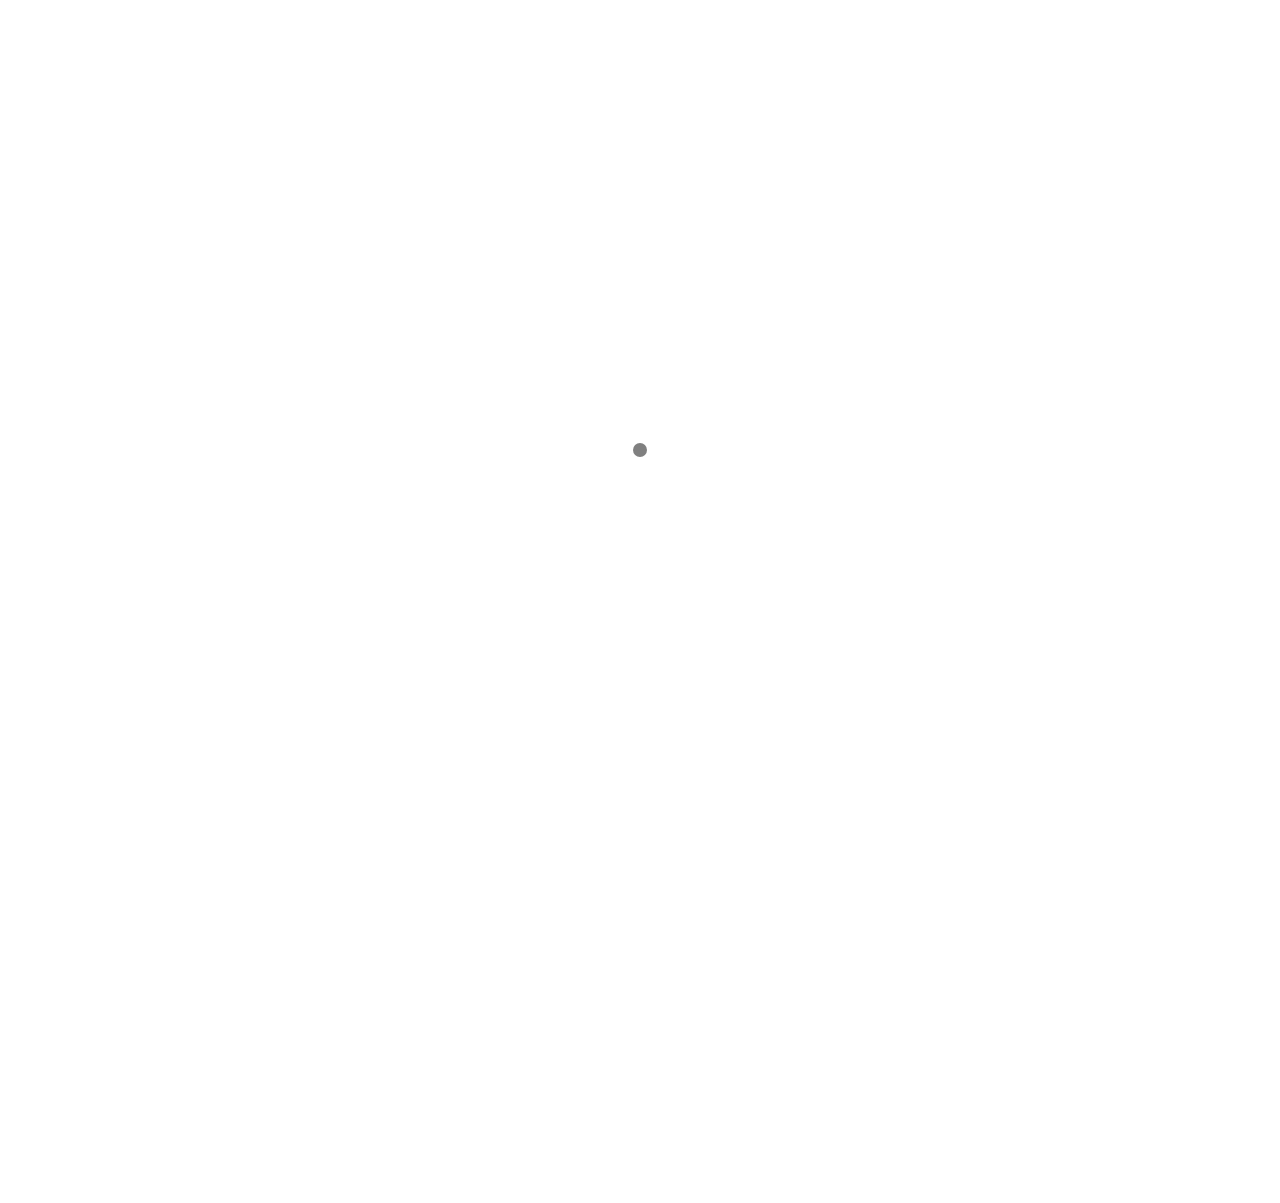
<file: index.html>
<!DOCTYPE html>
<html lang="zh-CN" class="loading">

<head>
    <meta charset="UTF-8" />
    <meta http-equiv="X-UA-Compatible" content="IE=edge,chrome=1" />
    <meta name="viewport" content="width=device-width, minimum-scale=1.0, maximum-scale=1.0, user-scalable=no">
    <title>一期一会</title>
    <meta name="apple-mobile-web-app-capable" content="yes" />
    <meta name="apple-mobile-web-app-status-bar-style" content="black-translucent">
    <meta name="google" content="notranslate" />
    <meta name="keywords" content="www.errrrrr.com,">
    <meta name="description" content="我们像才华横溢的诗歌，无须冥思，就自由生长，句句押韵，在记忆中铭刻剪影，阳光闪烁，边缘耀眼。 - by : 苍耳,">
    <meta name="author" content="苍耳">

    <link rel="icon" href="/img/favicon.ico">



    <meta name="twitter:card" content="summary" />
    <meta name="twitter:title" content="一期一会" />
    <meta name="twitter:description" content="我们像才华横溢的诗歌，无须冥思，就自由生长，句句押韵，在记忆中铭刻剪影，阳光闪烁，边缘耀眼。 - by : 苍耳," />




    <meta property="og:site_name" content="一期一会" />
    <meta property="og:type" content="object" />
    <meta property="og:title" content="一期一会" />
    <meta property="og:description" content="我们像才华横溢的诗歌，无须冥思，就自由生长，句句押韵，在记忆中铭刻剪影，阳光闪烁，边缘耀眼。 - by : 苍耳," />

    <link rel="stylesheet" href="/css/diaspora.css">

    <script>
        window.searchDbPath = "/search.xml";
    </script>


    <!-- Global site tag (gtag.js) - Google Analytics -->
    <script async src="https://www.googletagmanager.com/gtag/js?id=G-6H7SBC8NG1"></script>
    <script>
        window.dataLayer = window.dataLayer || [];

        function gtag() {
            dataLayer.push(arguments);
        }
        gtag('js', new Date());

        gtag('config', 'G-6H7SBC8NG1');
    </script>

    <script>
        var _hmt = _hmt || [];
        (function () {
            var hm = document.createElement("script");
            hm.src = "https://hm.baidu.com/hm.js?968f36ff33135d0ff84260152f0244eb";
            var s = document.getElementsByTagName("script")[0];
            s.parentNode.insertBefore(hm, s);
        })();
    </script>


    <script async src="https://pagead2.googlesyndication.com/pagead/js/adsbygoogle.js?client=ca-pub-9373077404493545"
        crossorigin="anonymous"></script>
    <meta name="generator" content="Hexo 6.1.0">
</head>

<body class="loading">
    <span id="config-title" style="display:none">一期一会</span>
    <div id="loader"></div>
    <div class="nav">
        <ul id="menu-menu" class="menu">

            <li class="pview menu-item menu-item-type-post_type menu-item-object-page">
                <a href="https://www.luokuans.com" title="一期一会" target="_blank" rel="noopener">一期一会</a>
            </li>

            <li class="pview menu-item menu-item-type-post_type menu-item-object-page">
                <a href="https://www.luokuans.com" title="分类" target="_blank" rel="noopener">分类</a>
            </li>

            <li class="pview menu-item menu-item-type-post_type menu-item-object-page">
                <a href="/archives/" title="归档" target="_blank" rel="noopener">归档</a>
            </li>

            <li class="pview menu-item menu-item-type-post_type menu-item-object-page">
                <a href="/about/" title="关于" target="_blank" rel="noopener">关于</a>
            </li>

        </ul>
        <span class="target"></span>
        <center>
            <div class="hitokoto">
                <span class="typed" id="hitokoto" data-st="true"></span>
            </div>
        </center>

        <p class="footerlinks">
            <a href="#" class="iconfont icon-null"></a>

            <a href="#" class="iconfont icon-null"></a>
        </p>

        <!-- <p id="copyright">
        &copy; 2022 苍耳
        <!-- <span> | </span>Powered by <a href="https://hexo.io/" title="Hexo" target="_blank" rel="noopener">Hexo</a> -->
        <!-- <span> | </span>Theme <a href="https://github.com/Fechin/hexo-theme-diaspora" title="Diaspora" target="_blank" rel="noopener">Diaspora</a> by Fechin
		
    </p> -->

        <p id="copyright">Copyright
            &copy; 2019
            <span> | </span>难得一面 , 世当珍惜<span> | </span><a href="mailto:mes@live.com">邮箱</a>
        </p>
    </div>

    <div id="container">

        <div id="screen">
            <div id="mark">
                <div class="layer" data-depth="0.4">
                    <img src="/img/welcome-cover.jpg" id="cover" crossorigin="anonymous" width="1920" height="1080">
                </div>
            </div>
            <div id="vibrant">
                <svg viewbox="0 0 2880 1620" height="100%" preserveaspectratio="xMaxYMax slice">
                    <polygon opacity="0.7" points="2000,1620 0,1620 0,0 600,0 " />
                </svg>
                <div></div>
            </div>
            <div id="header">
                <div>
                    <a class="image-logo" href="/"></a>

                    <div class="iconfont icon-search switchsearch" href="/search/" title="搜索"></div>

                    <div class="iconfont icon-menu switchmenu"></div>
                </div>
            </div>

            <div id="post0">
                <p>五月 01, 2022</p>
                <h2><a href="/moon/summer/" title="印象中的夏天" class="posttitle">印象中的夏天</a></h2>
                <p class="summary">印象中的夏天是这样开始的，“考试结束，请考生立即停笔…….”，忘记了那天的天空是否很蓝，忘记了云朵是否像往日那般洁...</p>
            </div>

        </div>

        <div id="primary">

            <div class="post">
                <a href="/moon/meihao/" title="美好碎片">
                    <img src="/img/welcome-cover.jpg" class="cover" width="680" height="440">
                </a>
                <div class="else">
                    <p>五月 01, 2022</p>
                    <h3><a href="/moon/meihao/" title="美好碎片" class="posttitle">美好碎片</a></h3>
                    <p>最近天气冷得可以，从被窝里抽身出来后，整个人就没有一丝暖和的生气。
                        有很多很多冰冰凉的时候啊，那些真实的情绪，也是真“丧”，只不过如今对此的接受能力应该提...</p>
                </div>
            </div>


        </div>

    </div>
    <div id="preview"></div>



</body>


<script src="//lib.baomitu.com/jquery/1.8.3/jquery.min.js"></script>
<script src="/js/plugin.js"></script>
<script src="/js/typed.js"></script>
<script src="/js/diaspora.js"></script>


<link rel="stylesheet" href="/photoswipe/photoswipe.css">
<link rel="stylesheet" href="/photoswipe/default-skin/default-skin.css">


<script src="/photoswipe/photoswipe.min.js"></script>
<script src="/photoswipe/photoswipe-ui-default.min.js"></script>


<!-- Root element of PhotoSwipe. Must have class pswp. -->
<div class="pswp" tabindex="-1" role="dialog" aria-hidden="true">
    <!-- Background of PhotoSwipe. 
         It's a separate element as animating opacity is faster than rgba(). -->
    <div class="pswp__bg"></div>
    <!-- Slides wrapper with overflow:hidden. -->
    <div class="pswp__scroll-wrap">
        <!-- Container that holds slides. 
            PhotoSwipe keeps only 3 of them in the DOM to save memory.
            Don't modify these 3 pswp__item elements, data is added later on. -->
        <div class="pswp__container">
            <div class="pswp__item"></div>
            <div class="pswp__item"></div>
            <div class="pswp__item"></div>
        </div>
        <!-- Default (PhotoSwipeUI_Default) interface on top of sliding area. Can be changed. -->
        <div class="pswp__ui pswp__ui--hidden">
            <div class="pswp__top-bar">
                <!--  Controls are self-explanatory. Order can be changed. -->
                <div class="pswp__counter"></div>
                <button class="pswp__button pswp__button--close" title="Close (Esc)"></button>
                <button class="pswp__button pswp__button--share" title="Share"></button>
                <button class="pswp__button pswp__button--fs" title="Toggle fullscreen"></button>
                <button class="pswp__button pswp__button--zoom" title="Zoom in/out"></button>
                <!-- Preloader demo http://codepen.io/dimsemenov/pen/yyBWoR -->
                <!-- element will get class pswp__preloader--active when preloader is running -->
                <div class="pswp__preloader">
                    <div class="pswp__preloader__icn">
                        <div class="pswp__preloader__cut">
                            <div class="pswp__preloader__donut"></div>
                        </div>
                    </div>
                </div>
            </div>
            <div class="pswp__share-modal pswp__share-modal--hidden pswp__single-tap">
                <div class="pswp__share-tooltip"></div>
            </div>
            <button class="pswp__button pswp__button--arrow--left" title="Previous (arrow left)">
            </button>
            <button class="pswp__button pswp__button--arrow--right" title="Next (arrow right)">
            </button>
            <div class="pswp__caption">
                <div class="pswp__caption__center"></div>
            </div>
        </div>
    </div>
</div>






</html>
</file>
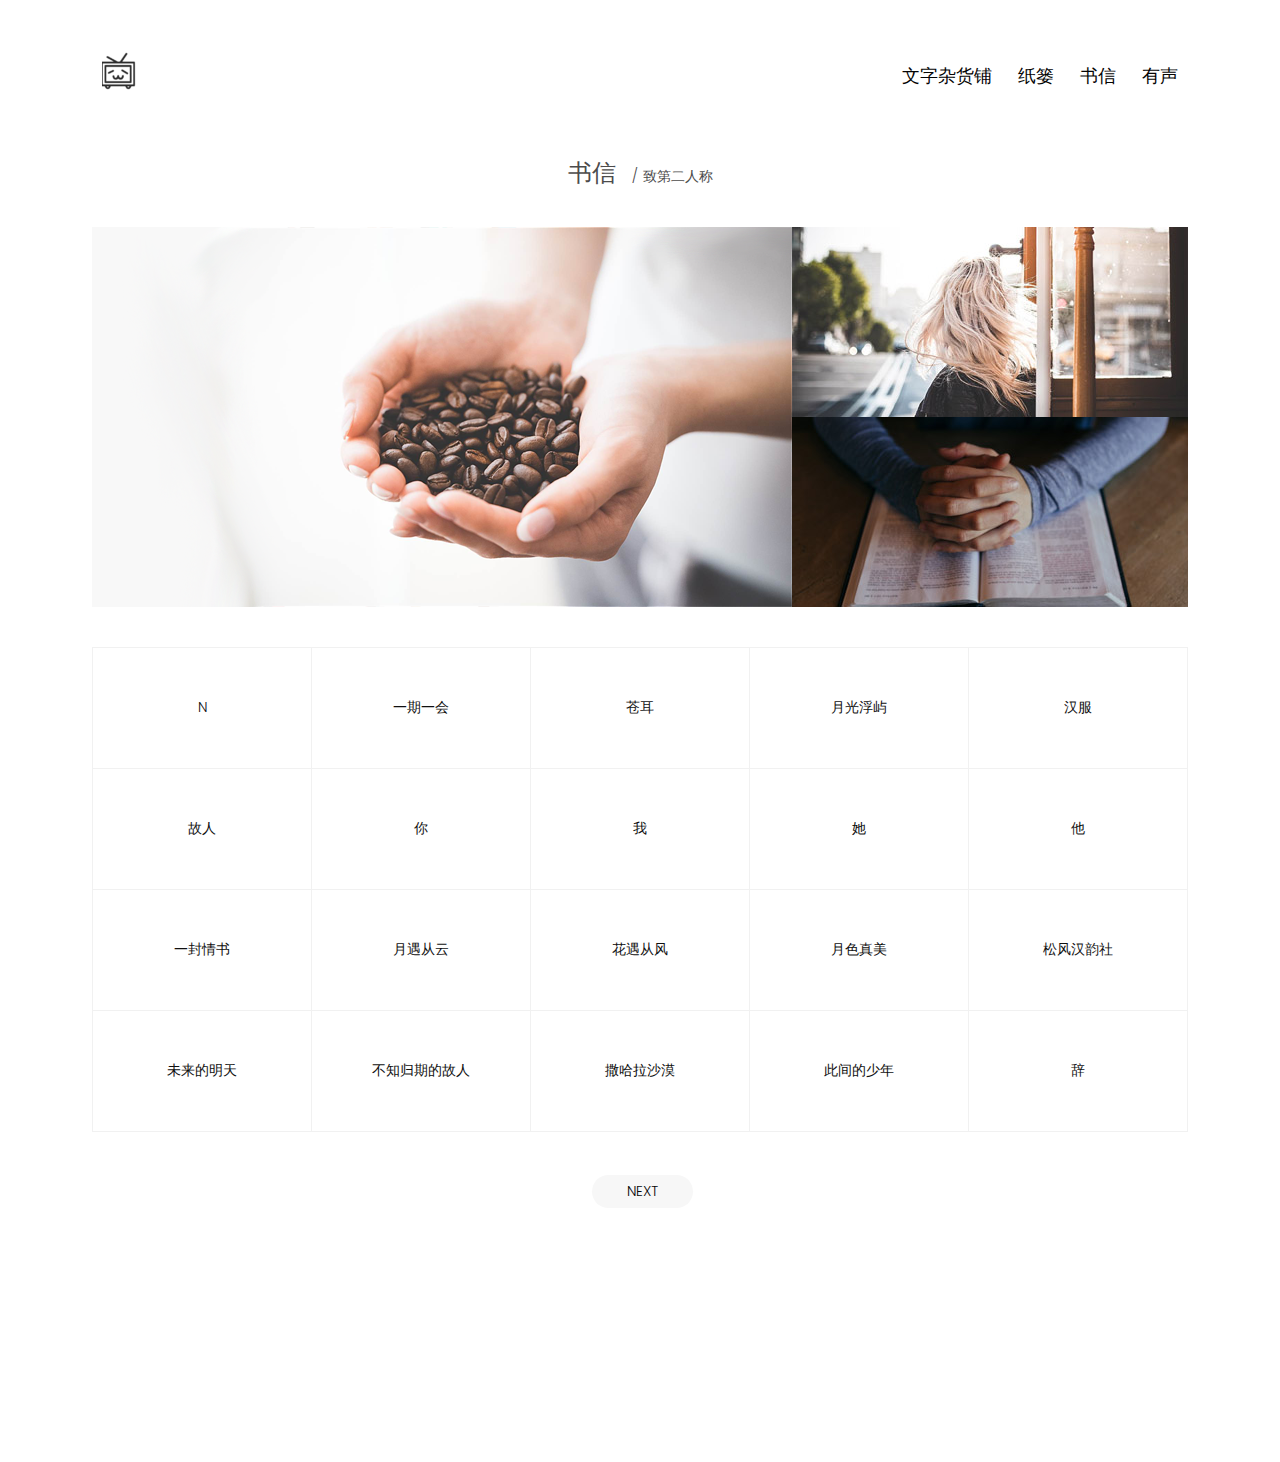
<file: me/index.html>
﻿<!DOCTYPE html
    PUBLIC "-//W3C//DTD XHTML 1.0 Transitional//EN" "http://www.w3.org/TR/xhtml1/DTD/xhtml1-transitional.dtd">
<html xmlns="http://www.w3.org/1999/xhtml">

<head>
    <title>致第二人称</title>

    <meta name='keywords' content='"一期一会,苍耳,，文艺,小清新,' />

    <meta name='description' content='我们像才华横溢的诗歌，无须冥思，就自由生长，句句押韵，在记忆中铭刻剪影，阳光闪烁，边缘耀眼。 - by ：苍耳' />

    <meta http-equiv="Content-Type" content="text/html; charset=utf-8" />

    <link rel="icon" href="../img/me.jpg">

    <link href="css/common.css-v=11.css" rel="stylesheet" type="text/css" />

    <link rel="stylesheet" href="css/shuxin.css">

</head>

<body>
    <form name="form1" method="post" action="" id="form1">

        <div>
            <input type="hidden" name="__VIEWSTATE" id="__VIEWSTATE" value="" />
        </div>

        <div>
            <input type="hidden" name="__VIEWSTATEGENERATOR" id="__VIEWSTATEGENERATOR" value="2B82E7B0" />
        </div>

        <link href="css/fonts/font-awesome.css-v=10.css" rel="stylesheet" type="text/css" />

        <script src="js/bootstrap/js/jquery-1.11.1.min.js-v=10.js" type="text/javascript"></script>

        <div class="topbar">

            <div class="content headMenu box">

                <a class="site_one_logo box" href="https://xgan.me/ni"></a>

                <a class="site_one_logo_scroll box" href="https://xgan.me/ni"></a>

                <ul class="topmenu box">
                    <li><a href="https://xgan.me/you/" class="zahuoMenu">文字杂货铺</a></li>


                    <li><a href="https://xgan.me/you/" class="zhilouMenu">纸篓</a></li>

                    <li><a href="https://xgan.me/you/" class="shuxinMenu">书信</a></li>

                    <li><a href="https://xgan.me/you/">有声</a></li>

                </ul>

            </div>

        </div>

        <div class="content maincontain box" style="margin-bottom: 260px;">
            <div class="box" style="position: relative;">
                <div class="shuxin_title box">
                    <span class="en">书信</span> <span class="cn">&nbsp;&nbsp;/&nbsp;致第二人称</span>
                </div>

            </div>

            <div class="shuxinBanner box">

                <a class="banner_left box" href="https://xgan.me/you/" target="_self"><img
                        src="images/20170608092152108.png" />images
                </a>
                <div class="banner_right box">

                    <a class="banner_item box" href="https://xgan.me/you/" target="_self">

                        <img src="images/20170608093239638.jpg" /></a> <a class="banner_item box"
                        href="https://xgan.me/you/" target="_self">

                        <img src="images/20170608093314504.jpg" /></a>

                </div>
            </div>

            <div class="normal_content box" total='6'>

                <a class="shuxin_item box" href="https://xgan.me/you/" target="_self">N</a>

                <a class="shuxin_item box" href="https://xgan.me/you/" target="_self">一期一会</a>

                <a class="shuxin_item box" href="https://xgan.me/you/" target="_self">苍耳</a>

                <a class="shuxin_item box" href="https://xgan.me/you/" target="_self">月光浮屿</a>

                <a class="shuxin_item box" href="https://xgan.me/you/" target="_self">汉服</a>

                <a class="shuxin_item box" href="https://xgan.me/you/" target="_self">故人</a>

                <a class="shuxin_item box" href="https://xgan.me/you/" target="_self">你</a>

                <a class="shuxin_item box" href="https://xgan.me/you/" target="_self">我</a>

                <a class="shuxin_item box" href="https://xgan.me/you/" target="_self">她</a>

                <a class="shuxin_item box" href="https://xgan.me/you/" target="_self">他</a>

                <a class="shuxin_item box" href="https://xgan.me/you/" target="_self">一封情书</a>

                <a class="shuxin_item box" href="https://xgan.me/you/" target="_self">月遇从云</a>

                <a class="shuxin_item box" href="https://xgan.me/you/" target="_self">花遇从风</a>

                <a class="shuxin_item box" href="https://xgan.me/you/" target="_self">月色真美</a>

                <a class="shuxin_item box" href="https://xgan.me/you/" target="_self">松风汉韵社</a>

                <a class="shuxin_item box" href="https://xgan.me/you/" target="_self">未来的明天</a>

                <a class="shuxin_item box" href="https://xgan.me/you/" target="_self">不知归期的故人</a>

                <a class="shuxin_item box" href="https://xgan.me/you/" target="_self">撒哈拉沙漠</a>

                <a class="shuxin_item box" href="https://xgan.me/you/" target="_self">此间的少年</a>

                <a class="shuxin_item box" href="you/89.htm" target="_self">辞</a>

            </div>

            <!-- <div class="moreDiv"><a class="more" href="javascript:void(0)">NEXT</a></div> -->

            <div class="moreDiv"><a class="more" href="#">NEXT</a></div>

        </div>

    </form>
    <!-- <script type="text/javascript">
        var curPage = 1; //当前页数
        var size = 20; //每页显示个数
        var total = parseInt($(".normal_content").attr("total")); //总页数

        $(function () {
            //查看更多
            $("body").on("click", ".more", function () {
                if (curPage < total) {
                    curPage++;
                    GetMore();
                }
            });

            //查看更多书信
            function GetMore() {
                $.ajax({
                    url: 'http://www.hougelou.com/service/Words/shuxin.ashx',
                    type: 'POST',
                    async: true,
                    data: {
                        "key": "GetShuXinPager",
                        "curPage": curPage,
                        "size": size
                    },
                    dataType: 'text',
                    timeout: 8000,
                    beforeSend: function () {
                        $(".moreDiv").html("<img class=\"moreLoading\" src=\"images/load.gif\"/*tpa=http://www.hougelou.com/images/load.gif*/ />");
                    },
                    success: function (e) {
                        var data = eval(e);

                        if (curPage > 1) {
                            $(".maincontain").append("<div class=\"fengeline box\"><div class=\"fenge_block\">/..</div></div>");
                        }
                        var str = "<div class=\"normal_content box\">";
                        for (var i = 0; i < data.length; i++) {
                            str += "<a class=\"shuxin_item box\" href=\"/you/" + data[i].sID + "\" target=\"_self\">" + data[i].sShe + "</a>";
                        }
                        str += "</div>";
                        $(".maincontain").append(str);

                        $(".moreDiv").remove();
                        if (curPage < total) {
                            $(".maincontain").append("<div class=\"moreDiv\"><a class=\"more\" href=\"javascript:void(0)\">NEXT</a></div>");
                        }
                    }
                })
            }
        })
    </script> -->
</body>

</html>
</file>
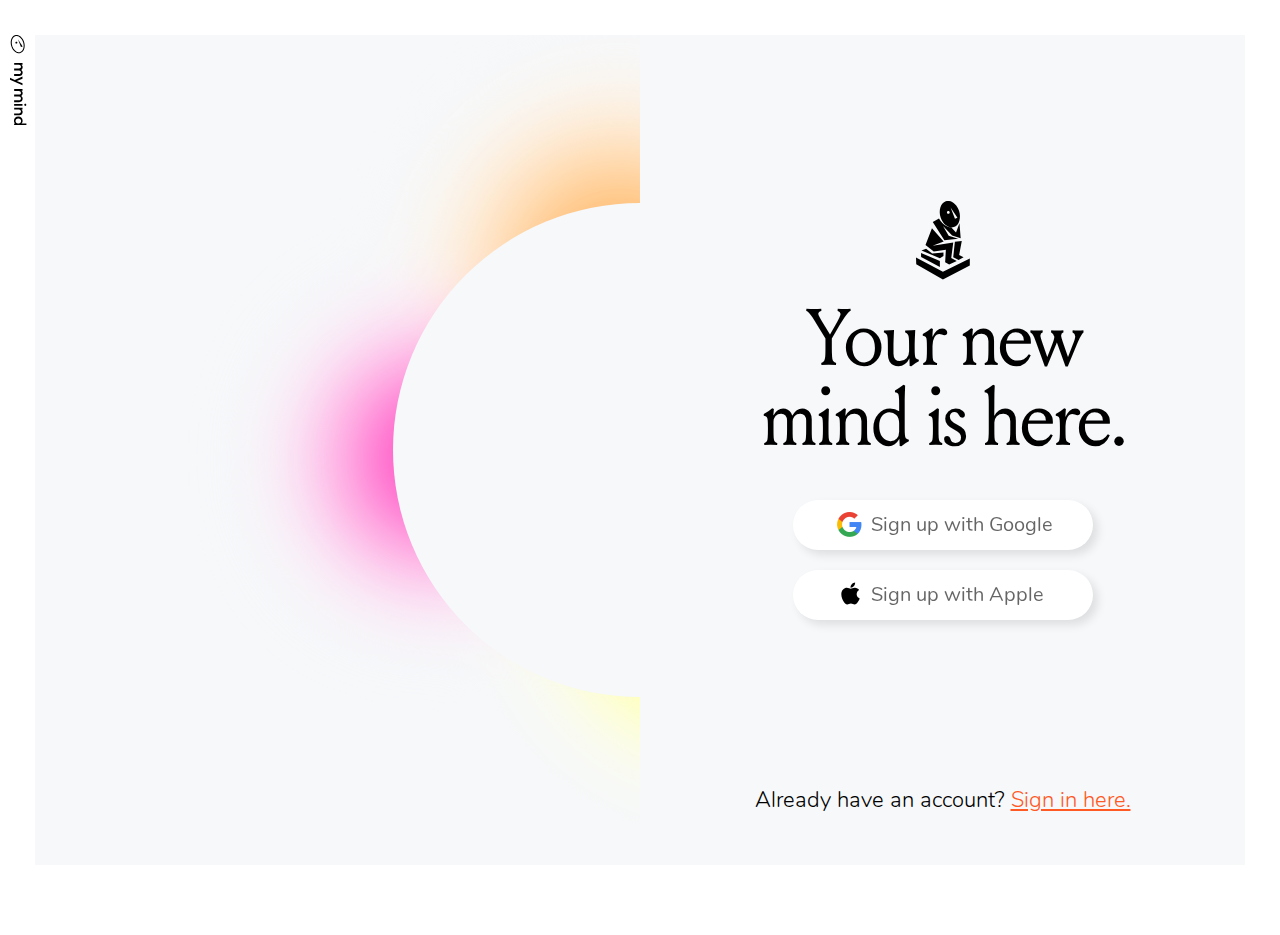
<file: mind/index.html>
<!DOCTYPE html>
<html>

<head>
  <meta charset="utf-8">
  <title>mymind</title>

  <link rel="stylesheet" href="134/0.10.28/onboard/styles/base.css">
  <link rel="stylesheet" href="134/0.10.28/styles/orb.css">

  <meta name="viewport" content="width=device-width, initial-scale=1">
</head>

<body>
  <main>
    <div class="onboard waitlist intro-reveal">
      <div class="branding">
        <div class="icon"></div>
      </div>

      <div class="orb">
        <div id="intro-canvas" class="intro-canvas"></div>
        <div class="intro-overlay basic"></div>
        <div class="intro-overlay blurred"></div>
      </div>

      <div class="guts">
        <div class="rhs">
          <div class="wrapper">
            <div class="main">
              <img class="logo" src="134/0.10.28/onboard/images/branding-icon.svg">

              <h1>Your new<br>mind is here.</h1>

              <form method="POST" action="/google/oauth2-redirect?createAccount=true" class="signup-with-google">
                <img src="134/0.10.28/icons/google.png">
                <span>Sign up with Google</span>
              </form>

              <div class="signup-with-apple request-invite" id="appleid-signin" data-color="white" data-border="false"
                data-type="sign in"></div>
            </div>

            <div class="footer">Already have an account? <a href="signin.html">Sign in here.</a></div>
          </div>
        </div>
      </div>
    </div>

  </main>

  <script src="132/0.91.0/scripts/anime.js" crossorigin=""></script>

  <script src="134/0.10.28/scripts/util.js" crossorigin=""></script>
  <script src="134/0.10.28/scripts/vendor/three.min.js" crossorigin=""></script>
  <script src="134/0.10.28/scripts/vendor/postprocessing.min.js" crossorigin=""></script>
  <script src="134/0.10.28/scripts/components/orb.js" crossorigin=""></script>
  <script src="134/0.10.28/authentication/scripts/controller.js" crossorigin=""></script>
</body>

</html>
</file>
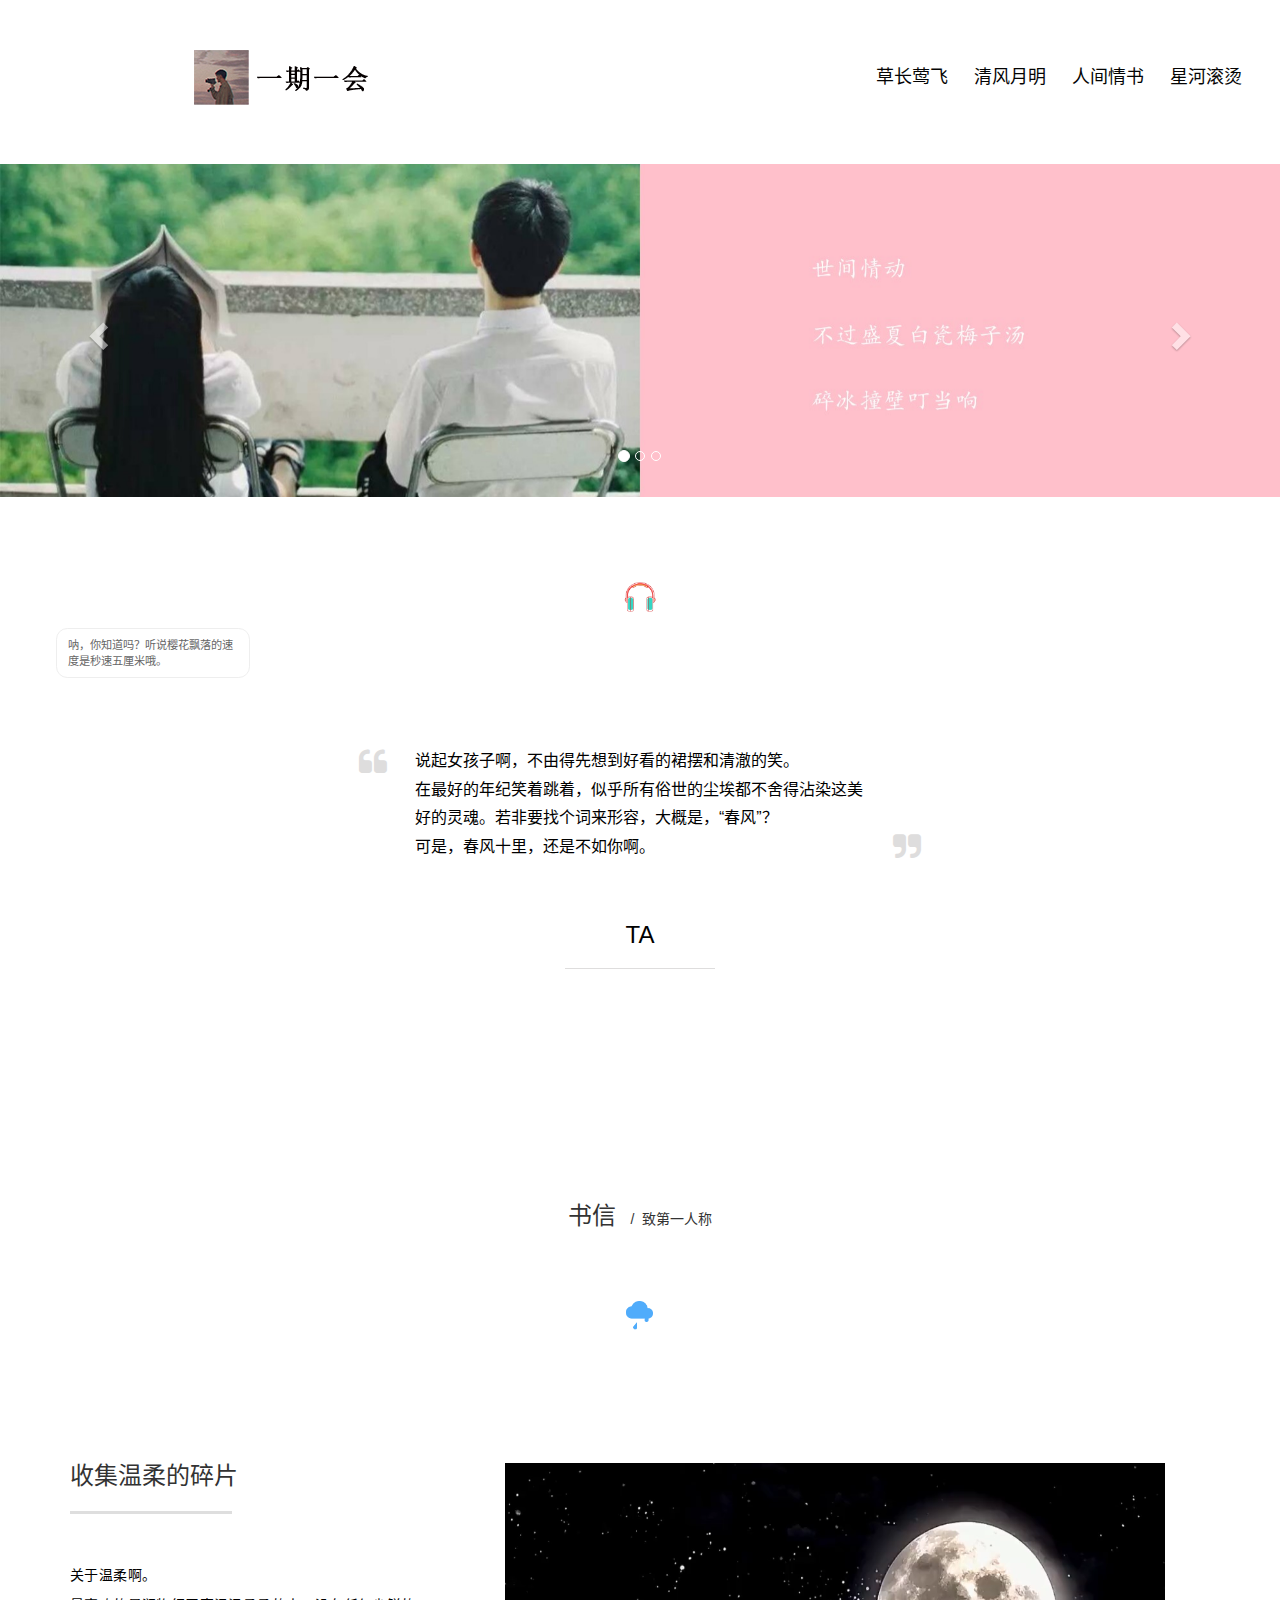
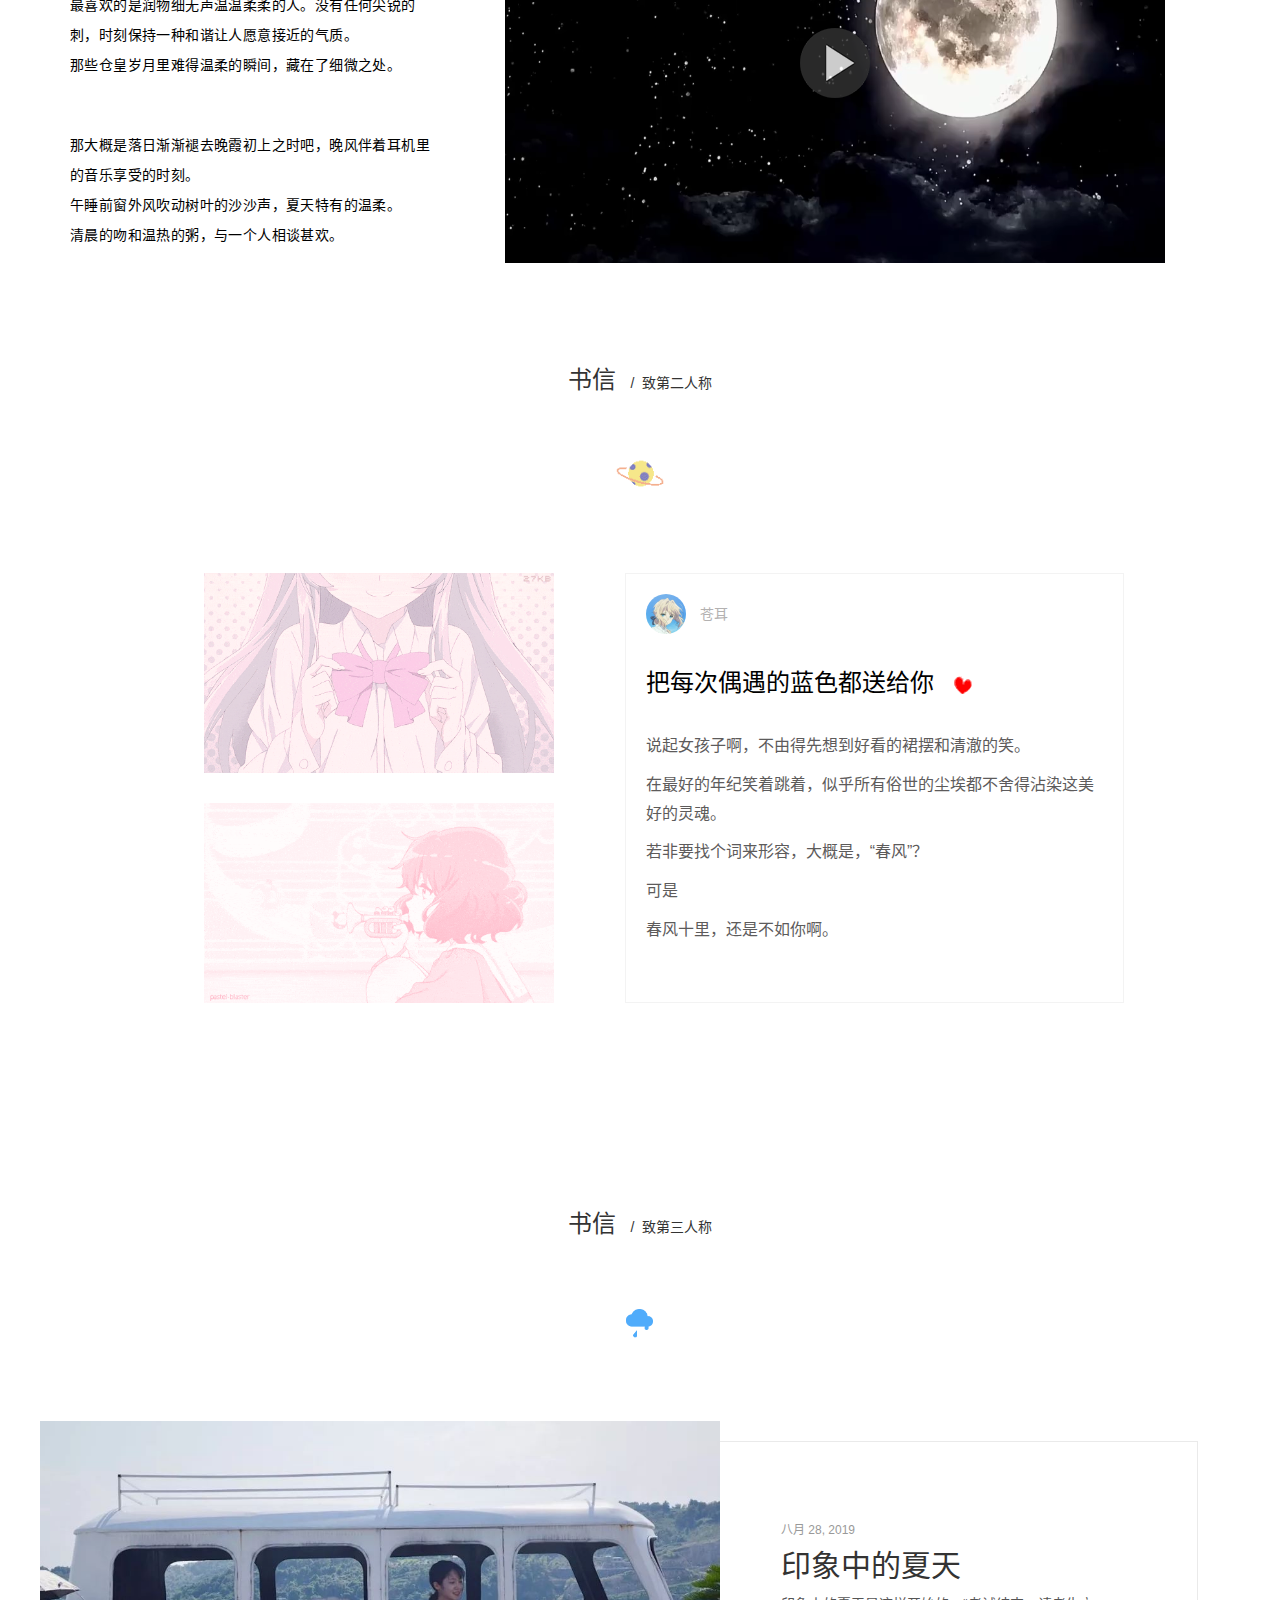
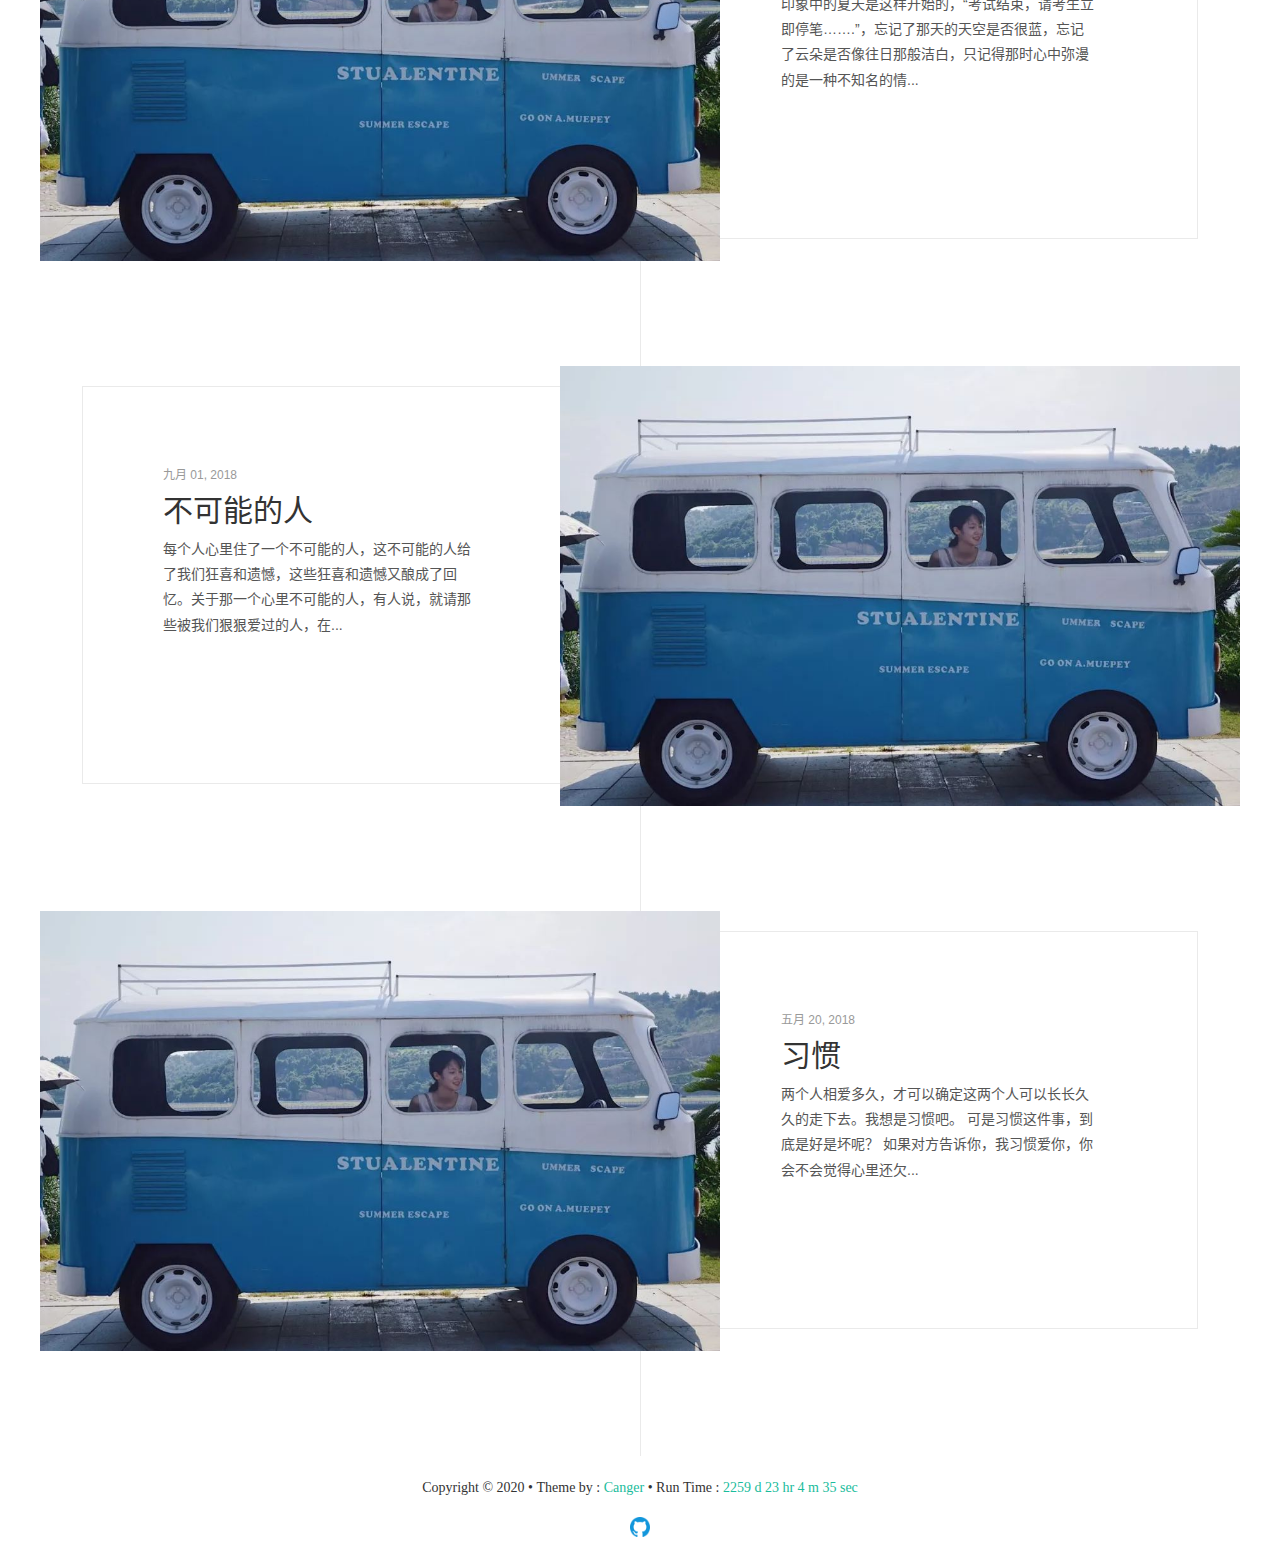
<file: ni/index.html>
<!--
代码如诗 , 如痴如醉 !
-->

<!DOCTYPE html>
<html lang="zh-CN">

<head>

    <meta http-equiv="Content-Type" content="text/html; charset=utf-8" />
    <meta name="viewport"
        content="width=device-width, initial-scale=1, maximum-scale=1,maximum-scale=0.4, user-scalable=no">
    <meta name="author" content="苍耳">
    <meta name="keywords" content="一期一会,草长莺飞">
    <meta name="description" content="我们像才华横溢的诗歌，无须冥思，就自由生长，句句押韵，在记忆中铭刻剪影，阳光闪烁，边缘耀眼。 - by : 苍耳">

    <title>一期一会</title>

    <link rel="icon" href="./images/icon.jpg">
    <link rel="stylesheet" href="./css/font.css">
    <link rel="stylesheet" href="./css/index.css">
    <link rel="stylesheet" href="./css/style.css">
    <link rel="stylesheet" href="./css/responsive.css">
    <link rel="stylesheet" href="./live2d/static/pio.css">
    <link rel="stylesheet" href="./lib/bootstrap-3.3.7-dist/css/bootstrap.min.css">

    <script src="./lib/jquery-3.4.1/jquery-3.4.1.min.js"></script>
    <script src="./lib/bootstrap-3.3.7-dist/js/bootstrap.min.js"></script>
    <script src="./lib/underscore/underscore-min.js"></script>
    <script src="./js/jsmodern.js"></script>
    <script src="./js/index.js"></script>
    <script src="./js/typed.js"></script>

    <script type="text/template" id="template_point">
        <%$.each(model,function(i,item){%>
            <li class="<%=i==0?'active':''%>" data-target="#slidershow" datta-slide-to="<%=i%> "></li>
        <%});%>
    </script>
    <script type="text/template" id="template_image">
        <%$.each(model,function(i,item){%>
            <div class="item <%=i==0?'active':''%> ">
            <%if(isMobile){%>
                <a href="" class="m_imageBox">
                    <img src="<%=item.mb%> " alt="">
                </a>
            <%}
            else{%>
                <a href="" class="pc_imageBox">
                    <img src="<%=item.pc%>" alt="">
                </a>
                <%}
            %> 
            </div>
        <%});%>
    </script>

    <!-- Global site tag (gtag.js) - Google Analytics -->
    <!-- <script>
        !function (e, a, t, n, g, c, o) {
            e.GoogleAnalyticsObject = g, e.ga = e.ga || function () {
                (e.ga.q = e.ga.q || []).push(arguments)
            },
                e.ga.l = 1 * new Date,
                c = a.createElement(t),
                o = a.getElementsByTagName(t)[0],
                c.async = 1,
                c.src = "./js/analytics.js",
                o.parentNode.insertBefore(c, o)
        }(window, document, "script", 0, "ga"),
            ga("create", "UA-142766624-2", "auto"),
            ga("send", "pageview");
    </script> -->

    <!-- 百度统计 -->
    <!-- <script>
        var _hmt = _hmt || [];
        (function() {
            var hm = document.createElement("script");
            hm.src = "https://hm.baidu.com/hm.js?ad5c7879622ab0f8e4c3bb22ff10f189";
            var s = document.getElementsByTagName("script")[0]; 
            s.parentNode.insertBefore(hm, s);
        })();
    </script> -->

</head>

<body class="night">
    <!-- 导航栏 -->
    <div class="topbar">
        <div class="headMenu">
            <a class="site_one_logo" href="https://www.errrrrr.com" target="_self">
            </a>
            <a class="site_one_logo_scroll" href="https://www.errrrrr.com" target="_self">
            </a>
            <ul class="topmenu">
                <li><a href="#">草长莺飞</a></li>
                <li><a href="#">清风月明</a></li>
                <li><a href="#">人间情书</a></li>
                <li><a href="#">星河滚烫</a></li>
            </ul>
        </div>
    </div>


    <!-- 轮播图 -->
    <div class="banner">

        <div id="slidershow" class="carousel slide" data-ride="carousel">
            <ol class="carousel-indicators">

            </ol>
            <div class="carousel-inner">

            </div>
            <a href="#slidershow" class="left carousel-control" data-slide="prev">
                <span class="glyphicon glyphicon-chevron-left"></span>
            </a>
            <a href="#slidershow" class="right carousel-control" data-slide="next">
                <span class="glyphicon glyphicon-chevron-right"></span>
            </a>
        </div>

    </div>

    <!-- muscic -->
    <div class="music_mp3">

        <audio id="music" controls="true" autoplay="true" hidden></audio>
        <div onclick="music_s();">
            <img src="./images/music3.png" id="music_png" alt="">
        </div>

    </div>

    <!-- tashou -->
    <!-- 打字机 -->
    <div class="tashuo">
        <div class="tashuo_content">
            <i class="quote-before fa fa-quote-left"></i>
            说起女孩子啊，不由得先想到好看的裙摆和清澈的笑。<br>
            在最好的年纪笑着跳着，似乎所有俗世的尘埃都不舍得沾染这美好的灵魂。若非要找个词来形容，大概是，“春风”？<br>
            可是，春风十里，还是不如你啊。
            <i class="quote-after fa fa-quote-right"></i>
        </div>
        <div class="tashuo_title typed"></div>
        <div class="tashou_bottom"></div>
    </div>

    <!-- 第一人称 -->
    <!-- 栅格系统 -->
    <div class="me">
        <div class="you_title">
            <span class="en">书信</span> <span class="cn">&nbsp;&nbsp;/&nbsp;&nbsp;致第一人称</span><br>
            <img src="./images/1.gif">
        </div>
        <div class="container">
            <div class="row">
                <div class="col-md-4">
                    <h3 class="title-small">
                        <span>收集温柔的碎片</span>
                    </h3>
                    <div class="active detail">
                        <a href="#vedio_one" data-toggle="tab">
                            <p class="content-detail detail_one">
                                关于温柔啊。<br>
                                最喜欢的是润物细无声温温柔柔的人。没有任何尖锐的刺，时刻保持一种和谐让人愿意接近的气质。<br>
                                那些仓皇岁月里难得温柔的瞬间，藏在了细微之处。
                            </p>
                        </a>
                    </div>
                    <div>
                        <a href="#vedio_two" data-toggle="tab">
                            <p class="content-detail detail_two hidden-sm">
                                那大概是落日渐渐褪去晚霞初上之时吧，晚风伴着耳机里的音乐享受的时刻。<br>
                                午睡前窗外风吹动树叶的沙沙声，夏天特有的温柔。<br>
                                清晨的吻和温热的粥，与一个人相谈甚欢。
                            </p>
                        </a>
                    </div>
                </div>
                <div class="col-md-8 content-right">
                    <div class="tab-content">
                        <div class="active tab-pane" id="vedio_one">
                            <div id="video">
                                <video src="./video/1585131010146.mp4" id="videoShow"></video>
                                <span class="VideoBtn">
                                    <img src="./images/bo1.png"></span>
                                <div class="videotime"></div>
                            </div>
                        </div>
                        <div class="tab-pane" id="vedio_two">
                            <div id="video1">
                                <video src="./video/1585317036550.mp4" id="videoShow1"></video>
                                <span class="VideoBtn1">
                                    <img src="./images/bo1.png">
                                </span>
                                <div class="videotime"></div>
                            </div>
                        </div>
                    </div>
                </div>
            </div>
        </div>
    </div>

    <!-- 第二人称 -->
    <!-- 标签页 -->
    <div class="ni">
        <div class="you_title">
            <span class="en">书信</span> <span class="cn">&nbsp;&nbsp;/&nbsp;&nbsp;致第二人称</span><br>
            <img src="./images/777.gif">
        </div>
        <div class="container">
            <dir class="row">
                <div class="col-md-3 col-md-offset-1">
                    <div class="nav nav-tabs-news">
                        <div class="active tabpage_a tabpage_one">
                            <a href="#tabpage_one" data-toggle="tab">
                                <img src="./images/ni_1.gif" alt="">
                            </a>
                        </div>
                        <div class="tabpage_a tabpage_two">
                            <a href="#tabpage_two" data-toggle="tab">
                                <img src="./images/ni_2.gif" alt="">
                            </a>
                        </div>
                    </div>
                </div>
                <div class="col-md-7">
                    <div class="tab-content">
                        <div class="active tab-pane" id="tabpage_one">
                            <ul>
                                <li class="topw_item">
                                    <a class="writing" href="" target="_blank">
                                        <img class="topw_photo" src="./images/icon.jpg" />
                                        <div class="wtop_name">苍耳</div>
                                        <div class="topw_title">把每次偶遇的蓝色都送给你&nbsp;&nbsp;
                                            <img src="./images/9.gif" alt=""></div>
                                        <div class="topw_content">
                                            <p>说起女孩子啊，不由得先想到好看的裙摆和清澈的笑。</p>
                                            <p>在最好的年纪笑着跳着，似乎所有俗世的尘埃都不舍得沾染这美好的灵魂。</p>
                                            <p>若非要找个词来形容，大概是，“春风”？</p>
                                            <p>可是</p>
                                            <p>春风十里，还是不如你啊。</p>
                                        </div>
                                    </a>
                                </li>
                            </ul>
                        </div>

                        <div class="tab-pane" id="tabpage_two">
                            <ul>
                                <li class="topw_item">
                                    <a class="writing" href="" target="_blank">
                                        <img class="topw_photo" src="./images/banner_sm_1.png" />
                                        <div class="wtop_name">可爱</div>
                                        <div class="topw_title">印象中的夏天呀&nbsp;&nbsp;
                                            <img src="./images/9.gif" alt="">
                                        </div>
                                        <div class="topw_content">
                                            <p>印象中的夏天，在每一个醒来的清晨，抱怨睡眠太少，日子太长。</p>
                                            <p>印象中的夏天，常常恳请别人帮忙带早餐。</p>
                                            <p>印象中的夏天，背着书包在铃声响起之前冲进教室，凌乱了自己。</p>
                                            <p>印象中的夏天，上课忽然走神，想到好玩的事偷笑，或者幻想成功后的自己….然后忽然醒来，问同桌老师讲到哪里了。</p>
                                        </div>
                                    </a>
                                </li>
                            </ul>
                        </div>

                    </div>
                </div>
        </div>
    </div>
    </div>

    <!-- 第三人称 -->
    <!-- 响应式 -->
    <div class="ta">
        <div class="you_title">
            <span class="en">书信</span> <span class="cn">&nbsp;&nbsp;/&nbsp;&nbsp;致第三人称</span><br>
            <img src="./images/1.gif">
        </div>
        <div class="ta_article">
            <div class="primary">
                <div class="post">
                    <a href="/2019/08/28/xia/">
                        <img src="./images/ta.png" class="cover">
                    </a>
                    <div class="else">
                        <p>八月 28, 2019</p>
                        <h3><a href="/2019/08/28/xia/" class="posttitle">印象中的夏天</a></h3>
                        <p>印象中的夏天是这样开始的，“考试结束，请考生立即停笔…….”，忘记了那天的天空是否很蓝，忘记了云朵是否像往日那般洁白，只记得那时心中弥漫的是一种不知名的情...</p>
                    </div>
                </div>
                <div class="post">
                    <a href="/2018/09/01/bkn/">
                        <img src="./images/ta.png" class="cover">
                    </a>
                    <div class="else">
                        <p>九月 01, 2018</p>
                        <h3><a href="/2018/09/01/bkn/" class="posttitle">不可能的人</a></h3>
                        <p>每个人心里住了一个不可能的人，这不可能的人给了我们狂喜和遗憾，这些狂喜和遗憾又酿成了回忆。关于那一个心里不可能的人，有人说，就请那些被我们狠狠爱过的人，在...</p>
                    </div>
                </div>


                <div class="post hidden-sm">
                    <a href="/2018/05/20/xg/">
                        <img src="./images/ta.png" class="cover">
                    </a>
                    <div class="else">
                        <p>五月 20, 2018</p>
                        <h3><a href="/2018/05/20/xg/" class="posttitle">习惯</a></h3>
                        <p>两个人相爱多久，才可以确定这两个人可以长长久久的走下去。我想是习惯吧。 可是习惯这件事，到底是好是坏呢？ 如果对方告诉你，我习惯爱你，你会不会觉得心里还欠...
                        </p>
                    </div>
                </div>
            </div>
        </div>
    </div>
    <!-- <div class="moreDiv"><a class="more" href="#">NEXT</a></div> -->

    <!-- live2d -->
    <div class="pio-container left">
        <div class="pio-action"></div>
        <canvas id="pio" width="250" height="250"></canvas>
    </div>

    <!-- footer -->
    <footer id="footer">

        <div class="footer_con">

            <p>Copyright&nbsp;&copy;&nbsp;2020&nbsp;•&nbsp;Theme&nbsp;by&nbsp;:
                <a class="posttitle" href="https://www.errrrrr.com" target="_self">Canger</a>&nbsp;•&nbsp;Run&nbsp;Time&nbsp;:
                <a class="posttitle" href="" target="_self"><span id="span_dt_dt"></span></a>
            </p>
            <ul>
                <li><a href="https://github.com/errme" target="_blank"><img src="./images/github.png" alt=""></a></li>
                <!-- <li><a href="#"><img src="./images/bilibili-line.png" alt=""></a></li>
                <li><a href="#"><img src="./images/twitter.png" alt=""></a></li> -->
            </ul>
        </div>

    </footer>

    <!-- 向上滑显示banner -->
    <script>
        $(function () {
            //menu
            var scrollTopVal_head_ = 0;
            $(window).scroll(function () {
                if ($(window).scrollTop() > 0) {
                    if (!$(".topbar").hasClass("topbarFixed")) {
                        $(".topbar").addClass("topbarFixed").hide();
                    }
                } else {
                    $(".topbar").removeClass("topbarFixed");
                }

                if ($(window).scrollTop() <= scrollTopVal_head_) {
                    //向上滑
                    $(".topbarFixed").show();
                } else {
                    $(".topbarFixed").hide();
                }
                scrollTopVal_head_ = $(window).scrollTop();
            });
        });
    </script>

    <!-- run time -->
    <script>
        function show_date_time() {
            window.setTimeout("show_date_time()", 1000);
            var h = new Date("5/16/2020 19:00:00"),
                j = new Date,
                d = j.getTime() - h.getTime(),
                i = 86400000,
                b = d / i,
                g = Math.floor(b),
                c = 24 * (b - g),
                a = Math.floor(c),
                f = 60 * (c - a),
                l = Math.floor(60 * (c - a)),
                k = Math.floor(60 * (f - l));

            span_dt_dt.innerHTML = g + "&nbsp;d&nbsp;" + a + "&nbsp;hr&nbsp;" + l + "&nbsp;m&nbsp;" + k + "&nbsp;sec"

        }
        show_date_time();
    </script>

    <!-- 离开网页时title -->
    <script>
        var OriginTitile = document.title, titleTime;
        document.addEventListener("visibilitychange", function () {
            if (document.hidden) {
                $('[rel="shortcut icon"]').attr("href", "./images/favicon.ico");
                document.title = "(●—●)喔哟，崩溃啦！";
                clearTimeout(titleTime)
            } else {
                $('[rel="shortcut icon"]').attr("href", "./images/favicon.ico");
                document.title = "(/≧▽≦/)咦！又好了！ " + OriginTitile;
                titleTime = setTimeout(function () {
                    document.title = OriginTitile
                }, 2000)
            }
        });
    </script>

    <!-- 返回顶部插件 -->
    <a href="#0" class="cd-top">Top</a>

    <script src="./js/jquery.cdtop.min.js"></script>

    <script src="./js/main.js"></script>

    <!-- Live2d -->
    <script src="./live2d/static/l2d.js"></script>

    <script src="./live2d/static/pio.js"></script>

    <!-- music -->
    <script>
        window.onload = function () {
            var musicList = ["./music/music.mp3","./music/1585720344287.mp3", "./music/1585131004138.mp3", "./music/qf.mp3"];
            playMusic(musicList);
        }
        var audio = document.getElementById('music');
        function playMusic(musicList) {
            var src = musicList.pop(); // 删除并返回数组的最后一个元素
            audio.src = src;
            musicList.unshift(src); // 向数组的开头添加一个或更多元素 并返回新的长度
            audio.addEventListener("ended", playEndedHandler, false);
            function playEndedHandler() {
                src = musicList.pop();
                audio.src = src;
                musicList.unshift(src);
            }
        }
        function music_s() {
            if (audio.paused) {
                audio.play(); // 播放
                document.getElementById('music_png').src = './images/music4.png';
            }
            else {
                audio.pause(); // 暂停
                document.getElementById('music_png').src = './images/music2.png';
            }
        }
    </script>

</body>

</html>
</file>
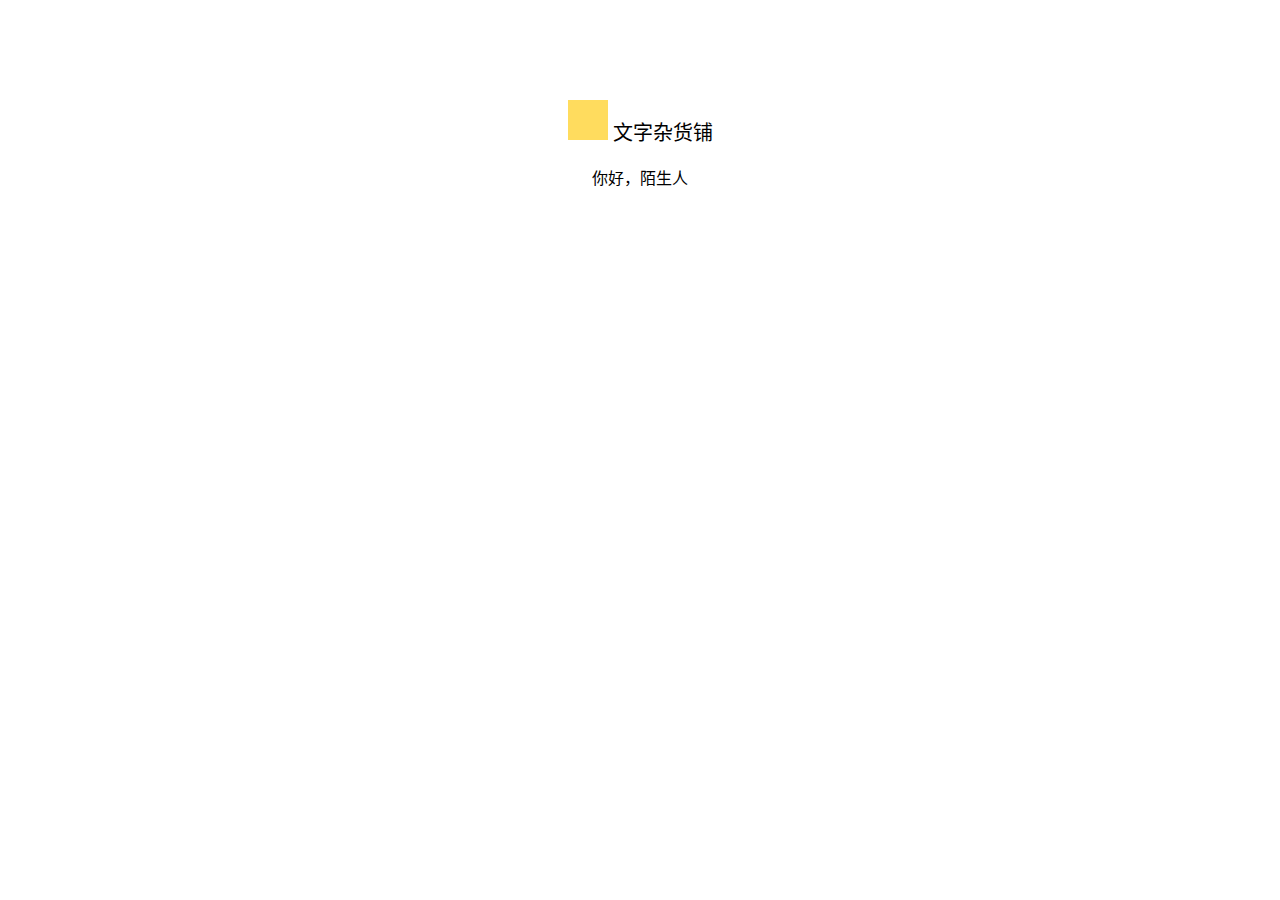
<file: you/index.html>
<!DOCTYPE html>
<html lang="zh-CN">

<head>
    <meta charset="UTF-8">
    <meta name="viewport" content="width=device-width, initial-scale=1.0">
    <meta http-equiv="X-UA-Compatible" content="ie=edge">
    <title>未完待续</title>

    <link rel="icon" href="../img/me.jpg">
    <style type="text/css">
        .words_item {
            width: 338px;
            margin-right: 40px;
            margin-bottom: 40px;
            float: left;
            text-decoration: none;
            -webkit-transition: all 0.5s;
            -moz-transition: all 0.5s;
            -o-transition: all 0.5s;
            transition: all 0.5s;
        }


        .words_item img {
            background-color: #ffdc5e;
            height: 240px;
            width: 338px;
            display: block;
            overflow: hidden;
        }

        .words_title,
        .words_title:focus {
            font-size: 18px;
            line-height: 1.4em;
            display: block;
            color: black;
            margin-bottom: 12px;
        }

        .words_item .words_info {
            padding: 20px;
            border: 1px solid #dedede;
            border-top: none;
            height: 160px;
            overflow: hidden;
        }

        .words_item .desc {
            color: #797979;
            line-height: 1.6em;
        }

        .tuijian_title {
            text-align: center;
            margin: 0px auto;
            margin-top: 100px;
            font-size: 20px;
            line-height: 1.2em;
        }

        .color_title {
            background-color: #ffdc5e;
            height: 40px;
            width: 40px;
            display: inline-block;
        }

        .zahuo_desc {
            text-align: center;
            margin: 0px auto;
            margin-top: 20px;
        }

        .more {
            background-color: #F7F7F7;
            padding: 5px 35px;
            border-radius: 30px;
            margin-left: 500px;
            color: #060606;
            font-size: 14px;
            -webkit-transition: all 0.5s;
            -moz-transition: all 0.5s;
            -o-transition: all 0.5s;
            transition: all 0.5s;
        }

        .more:hover {
            background-color: #656362;
            color: white;
        }

        .moreLoading {
            margin-left: 530px;
        }

        .fengeline {
            clear: left;
            padding: 100px 0px 120px;
        }

        .fenge_block {
            background-color: #ffdc5e;
            height: 40px;
            width: 40px;
            line-height: 40px;
            text-align: center;
            margin-left: 518px;
            border-radius: 20px 4px;
        }
    </style>
</head>

<body>
    <div class="content box">
        <div class="tuijian_title box">
            <div class="color_title">
            </div>
            <div style="display: inline-block;">
                文字杂货铺</div>
        </div>
        <div class="zahuo_desc">
            你好，陌生人</div>
    </div>
</body>

</html>
</file>
<file: css/diaspora.css>
body,
div,
h1,
h2,
h3,
h4,
h5,
p,
ul,
li {
  margin: 0;
  padding: 0;
  font-weight: normal;
  list-style: none;
}

html {
  -webkit-text-size-adjust: 100%;
}

html,
body {
  -webkit-tap-highlight-color: rgba(0, 0, 0, 0);
  -webkit-font-smoothing: antialiased;
  background: #fff;
}

body {
  font-family: 'PingFang SC', 'Hiragino Sans GB', 'Microsoft Yahei', 'WenQuanYi Micro Hei', sans-serif;
  font-size: 14px;
  position: relative;
  overflow-x: hidden;
}

body:before {
  background: grey;
  position: absolute;
  content: '';
  display: block;
  width: 14px;
  height: 14px;
  left: 50%;
  top: 50%;
  margin-left: -7px;
  margin-top: -7px;
  border-radius: 50%;
  -webkit-border-radius: 50%;
  -moz-border-radius: 50%;
  -webkit-animation: loading 2s ease-out forwards infinite;
  -moz-animation: loading 2s ease-out forwards infinite;
  display: none;
}

body.loading:before {
  display: block;
}

@-webkit-keyframes loading {
  0% {
    -webkit-transform: scale(0.3);
  }

  50% {
    -webkit-transform: scale(1.0);
  }

  100% {
    -webkit-transform: scale(0.3);
  }
}

@-moz-keyframes loading {
  0% {
    -moz-transform: scale(0.3);
  }

  50% {
    -moz-transform: scale(1.0);
  }

  100% {
    -moz-transform: scale(0.3);
  }
}

body.loading #container,
body.loading #single,
body.loading .nav {
  opacity: 0;
}

html.loading,
body.loading {
  height: 100%;
  overflow: hidden;
}

a,
a:hover {
  text-decoration: none;
}

img {
  display: block;
  max-width: 100%;
  height: auto;
}

.hsx {
  margin: 0 .9em 0 0;
}

audio {
  display: none;
  visibility: hidden;
  opacity: 0;
  width: 0;
  height: 0;
}

#old {
  font-size: 11px;
}

#screen {
  position: relative;
}

#mark {
  width: 100%;
  height: 560px;
  overflow: hidden;
}

.layer {
  position: relative;
}

#cover {
  position: absolute;
  max-width: none;
}

#header {
  position: absolute;
  top: 70px;
  width: 100%;
}

#header>div {
  margin: 0 60px;
  position: relative;
}

.icon-menu {
  font-size: 20px;
  padding: 6px 6px 5px;
  border-radius: 2px;
  cursor: pointer;
  position: absolute;
  z-index: 4;
  right: 0;
  top: 0;
  margin-top: -3px;
  background: rgba(255, 255, 255, .9);
}

.image-logo {
  z-index: 4;
  position: relative;
  display: inline-block;
  -webkit-background-size: 75px 32px;
  -moz-background-size: 75px 32px;
  background-size: 75px 32px;
  background-repeat: no-repeat;
  background-position: center center;
  -webkit-mask-box-image: url("/img/logo.png");
  -ms-mask-box-image: url("/img/logo.png");
  -moz-mask-box-image: url("/img/logo.png");
  background-color: white;
  width: 100px;
  height: 30px;
  mask-image: url("/img/logo.png");
  mask-size: contain;
  transition: background-color 0.5s ease-in-out;

}

body.mu .image-logo {
  background-color: black;
}

#vibrant {
  position: absolute;
  top: 0;
  left: 0;
  width: 100%;
  height: 100%;
}

#vibrant div {
  position: absolute;
  top: 0;
  left: 0;
  width: 100%;
  height: 100%;
  opacity: 0;
  background-color: #000;
}

#post0 {
  width: 28%;
  position: absolute;
  top: 42%;
  left: 10%;
}

#post0 p:first-child {
  color: #fff;
  font-size: 12px;
}

#post0 h2 {
  font-size: 28px;
  margin-top: 15px;
}

#post0 h2 a {
  color: #fff;
}

#post0 h2+p {
  color: #fff;
  font-size: 14px;
  margin-top: 30px;
}

.post {
  margin: 100px auto 0;
  width: 1200px;
  position: relative;
}

.post>a {
  display: inline-block;
  width: 680px;
  height: 440px;
  overflow: hidden;
  position: relative;
  z-index: 3;
}

.else {
  position: absolute;
  background: #fff;
  text-align: left;
  top: 20px;
  height: 398px;
  width: 498px;
  border: 1px solid #eaeaea;
}

.post:nth-child(odd) {
  text-align: left;
}

.post:nth-child(even) {
  text-align: right;
}

.post:nth-child(odd) .else {
  left: 660px;
}

.post:nth-child(even) .else {
  right: 660px;
}

.else p:first-child {
  color: #999;
  font-size: 12px;
  margin: 80px 0 0 80px;
}

.else h3 {
  font-size: 30px;
  line-height: 1.1;
  margin: 10px 100px 0 80px;
}

.else h3 a {
  color: #333;
}

.else h3+p {
  color: #555;
  margin: 10px 100px 0 80px;
  font-size: 14px;
  line-height: 1.8;
}

.here {
  position: absolute;
  left: 80px;
  bottom: 80px;
  color: #999;
  font-size: 13px;
}

.here span {
  display: inline-block;
  vertical-align: middle;
  margin-right: 10px;
  font-family: "icomoon", "Hiragino Sans GB", "Hiragino Sans GB W3", "Microsoft YaHei", "WenQuanYi Micro Hei", sans-serif;
}

.here span:before {
  display: inline-block;
  vertical-align: top;
  margin-right: 7px;
  font-size: 16px;
}

.here a {
  display: inline-block;
  cursor: default;
}

.here .icon-like {
  color: #999 !important;
  margin-right: 0;
}

.here .likeThis .count {
  display: inline-block;
  position: static;
  color: #999;
  background: none;
  padding: 0;
  width: auto;
}

.here .likeThis:hover .count {
  display: inline-block;
}

.here .likeThis.active .icon-like {
  color: #999;
}

#pager {
  text-align: center;
  margin: 70px 0 0;
  position: relative;
}

#pager a {
  font-size: 14px;
  letter-spacing: 5px;
  color: #666;
  border: 1px solid #dadada;
  padding: 10px 40px;
  background: #fff;
}

#loader {
  display: none;
  position: fixed;
  top: 0;
  width: 100%;
  height: 3px;
  z-index: 100;
  background-image: -webkit-linear-gradient(left, #F16F5C 0%, #F16F5C 12.5%, #5B56DD 12.5%, #5B56DD 25%, #E15CED 25%, #E15CED 37.5%, #27E559 37.5%, #27E559 50%, #18C8C9 50%, #18C8C9 62.5%, #DC8987 62.5%, #DC8987 75%, #BB83D6 75%, #BB83D6 87.5%, #E774BD 87.5%, #E774BD 100%);
  background-image: -moz-linear-gradient(left, #F16F5C 0%, #F16F5C 12.5%, #5B56DD 12.5%, #5B56DD 25%, #E15CED 25%, #E15CED 37.5%, #27E559 37.5%, #27E559 50%, #18C8C9 50%, #18C8C9 62.5%, #DC8987 62.5%, #DC8987 75%, #BB83D6 75%, #BB83D6 87.5%, #E774BD 87.5%, #E774BD 100%);
}

#top {
  height: 50px;
  text-align: center;
  border-bottom: 1px solid #f7f7f7;
  background: #fefefe;
  width: 100%;
  position: fixed;
  top: 0;
  z-index: 10;
  display: none;
}

body.touch #top {
  position: relative;
}

.icon-icon {
  color: #333;
  font-size: 20px;
  position: absolute;
  left: 14px;
  top: 16px;
}

.icon-logo {
  display: inline-block;
  color: #fff;
  font-size: 26px;
  position: relative;
  z-index: 4;
}

.image-icon {
  -webkit-background-size: 24px 24px;
  -moz-background-size: 24px 24px;
  background-size: 24px 24px;
  background-position: center center;
  background-repeat: no-repeat;
  width: 24px;
  height: 24px;
  position: absolute;
  left: 14px;
  top: 15px;
  color: #333;
}

.image-icon:hover {
  color: black;
}

.subtitle {
  color: #666;
  font-size: 14px;
  margin-top: 16px;
  display: none;
}

.icon-play,
.icon-pause,
.icon-images {
  position: absolute;
  left: 70px;
  color: #666;
  top: 17px;
  font-size: 18px;
  cursor: pointer;
}

.icon-images {
  left: 100px;
}

.icon-images.active {
  color: #EF6D57;
}

.like-icon {
  position: relative;
}

.icon-like {
  color: #666;
}

#top .count {
  display: none;
}

.likeThis.active .icon-like,
.icon-like:hover {
  color: #EF6D57;
}

.social {
  position: absolute;
  right: 0;
  height: 30px;
  top: 12px;
}

.share a {
  display: inline-block;
  color: #666;
  margin-right: 15px;
}

.share a:hover {
  color: #333;
}

.share {
  position: relative;
}

.social>div {
  display: inline-block;
  font-size: 20px;
  color: #666;
  cursor: pointer;
  margin-left: 15px;
}

#qr {
  z-index: 10;
  display: none;
  position: absolute;
  background: #fff;
  padding: 16px;
  border: 1px solid #f7f7f7;
  right: 10px;
  top: 50px;
}

.bar {
  position: absolute;
  height: 100%;
  background: rgba(0, 0, 0, .07);
  z-index: -1;
  width: 0;
  -webkit-transition: width .5s ease;
  -moz-transition: width .5s ease;
  transition: width .5s ease;
}

.scrollbar {
  position: absolute;
  height: 2px;
  width: 10px;
  top: 0;
  background-color: #50bcb6;
  -webkit-transition: width .5s ease;
  -moz-transition: width .5s ease;
  transition: width .5s ease;
}

body.touch .scrollbar {
  display: none;
}

.nav {
  position: fixed;
  height: 100%;
  width: 100%;
  background: rgba(255, 255, 255, .97);
  z-index: 3;
  top: -100%;
  -webkit-transition: top 0.3s cubic-bezier(0.4, 0, 0.2, 1);
  -moz-transition: top 0.3s cubic-bezier(0.4, 0, 0.2, 1);
  transition: top 0.3s cubic-bezier(0.4, 0, 0.2, 1);
}

body.mu {
  overflow: hidden;
  height: 100%;
}

html.mu {
  height: 100%;
}

body.mu .icon-menu {
  color: #333;
  background: none;
}

body.mu .icon-menu:before {
  content: "\e607";
}

body.mu .nav {
  top: 0;
}

body.mu .icon-logo {
  color: #333;
}

.menu {
  text-align: center;
  margin-top: 200px;
}

.menu li {
  font-size: 18px;
  display: inline-block;
  margin: 0 20px 20px 0;
}

.menu a {
  color: #666;
  letter-spacing: 1px;
}

.menu a:hover {
  color: #333;
}

.nav p {
  color: #999;
  font-size: 12px;
  position: absolute;
  width: 100%;
  text-align: center;
  bottom: 30px;
}

.nav p a {
  color: #999;
  text-decoration: underline;
}

.nav p:first-letter {
  font-family: sans-serif;
}

.set {
  display: block;
  max-width: 768px;
  margin: 0 auto 30px;
  line-height: 2;
  padding-left: 30px
}

.set h3 {
  font-size: 22px;
  font-weight: 500;
  margin: 15px 0 20px
}

.set a {
  display: inline-block;
  position: relative;
  color: #424242;
  padding: 5px 5px
}

.set a::before {
  content: "";
  position: absolute;
  width: 0;
  right: 0;
  bottom: 0;
  height: 2px;
  background: #2196F3
}

.set a:hover {
  color: #2196F3 !important
}

.set .category-list-item,
.set .tag-list-item {
  display: inline-block;
  font-size: 17px;
  text-align: left
}

.set .category-list-item .category-list-count,
.set .category-list-item .tag-list-count,
.set .tag-list-item .category-list-count,
.set .tag-list-item .tag-list-count {
  color: #9E9E9E;
  font-style: normal
}

.set .category-list-item .category-list-count::before,
.set .category-list-item .tag-list-count::before,
.set .tag-list-item .category-list-count::before,
.set .tag-list-item .tag-list-count::before {
  content: "["
}

.set .category-list-item .category-list-count::after,
.set .category-list-item .tag-list-count::after,
.set .tag-list-item .category-list-count::after,
.set .tag-list-item .tag-list-count::after {
  content: "]"
}

.set .category-list-item {
  width: 30%;
  margin: 5px 0
}

@media screen and (max-width:768px) {
  .set .category-list-item {
    width: 100%
  }
}

.set .tag-list-item {
  margin: 10px 20px
}

.timeline {
  display: block;
  max-width: 768px;
  margin: 30px auto 40px;
  padding-left: 30px;
  border-left: 3px solid #B0BEC5
}

.timeline .timeline-title::before,
.timeline .timeline-subtitle::before,
.timeline .timeline-item::before {
  position: absolute;
  top: 50%;
  transform: translateY(-50%);
  border-style: solid;
  border-color: #B0BEC5;
  border-radius: 50%;
  background: white;
  content: "";
  transition: all .3s ease
}

.timeline-title,
.timeline-subtitle,
.timeline-item {
  position: relative;
  margin-bottom: 25px;
  line-height: 32px
}

.timeline-title:hover::before,
.timeline-subtitle:hover::before,
.timeline-item:hover::before {
  border-color: #2196F3
}

.timeline-title:hover a,
.timeline-subtitle:hover a,
.timeline-item:hover a {
  color: #2196F3
}

.timeline-title {
  font-size: 28px
}

.timeline-title::before {
  width: 12px;
  height: 12px;
  border-width: 4px;
  left: -42px
}

.timeline-subtitle {
  font-weight: 400;
  font-size: 22px
}

.timeline-subtitle::before {
  width: 11px;
  height: 11px;
  border-width: 3px;
  left: -40px
}

.timeline-item {
  font-family: -apple-system, BlinkMacSystemFont, Segoe UI, Roboto, Oxygen, Ubuntu, Cantarell, Fira Sans, Droid Sans, Helvetica Neue, sans-serif;
  position: relative;
  padding-left: 100px
}

.timeline-item time {
  position: absolute;
  left: 0;
  top: 50%;
  transform: translateY(-50%);
  display: inline-block;
  font-weight: 300;
  color: #616161;
  width: 100px
}

.timeline-item a {
  color: #212121;
  font-weight: 400;
  transition: all .3s ease
}

.timeline-item::before {
  width: 9px;
  height: 9px;
  border-width: 2px;
  left: -38px
}

#container {
  padding-bottom: 100px;
  overflow: hidden;
  position: relative;
}

#container:before {
  content: '';
  display: block;
  width: 1px;
  height: 200%;
  position: absolute;
  left: 50%;
  background: #eaeaea;
  top: -50%;
  z-index: 0;
}

#primary {
  position: relative;
}

#single {
  background: #fff;
  position: relative;
  overflow-x: hidden;
}

.section {
  position: relative;
  width: 100%;
  overflow: hidden;
  -webkit-transition: all 0.3s cubic-bezier(0.25, 0.5, 0.5, 0.9);
  -moz-transition: all 0.3s cubic-bezier(0.25, 0.5, 0.5, 0.9);
  transition: all 0.3s cubic-bezier(0.25, 0.5, 0.5, 0.9);
}

body.touch,
body.touch .article {
  margin-top: 0;
}

.zoom:before {
  opacity: 0;
  color: #fff;
  font-size: 20px;
  display: block;
  z-index: 3;
  left: 50%;
  top: 70%;
  padding: 5px;
  margin-top: -15px;
  margin-left: -15px;
  position: absolute;
  background: rgba(0, 0, 0, .7);
  -webkit-transition: all 0.3s cubic-bezier(0.25, 0.5, 0.5, 0.9);
  -moz-transition: all 0.3s cubic-bezier(0.25, 0.5, 0.5, 0.9);
  transition: all 0.3s cubic-bezier(0.25, 0.5, 0.5, 0.9);
}

.zoom:hover:before {
  opacity: 1;
  top: 50%;
}

.touch .zoom:hover:before {
  opacity: 0;
}

.icon-arrow-left:before {
  content: '\e606';
  position: absolute;
  left: 0;
  top: 50%;
  margin-top: -30px;
  color: #666;
}

.icon-arrow-right:before {
  content: '\e605';
  position: absolute;
  right: 0;
  top: 50%;
  margin-top: -30px;
  color: #666;
}

h1.title {
  font-size: 30px;
  color: #333;
  line-height: 1.3;
  position: relative;
  font-weight: bold;
}

.page .content:before {
  display: none;
}

.stuff {
  margin-top: 20px;
  color: #666;
  font-size: 13px;
}

.stuff span {
  display: inline-block;
  margin-right: 20px;
}

.stuff .likeThis {
  pointer-events: none;
}

.stuff .icon-like {
  display: none;
}

.stuff .count {
  color: #666;
}

.comment {
  margin: 50px auto;
}

.comment.link,
.downloadlink {
  cursor: pointer;
  letter-spacing: 5px;
  border: 1px solid #dadada;
  width: 170px;
  text-align: center;
  color: #666;
  font-size: 14px;
  padding: 10px 0;
}

.comment .gt-comments-null {
  display: none;
}

.comment .gt-header-textarea {
  border-radius: 0;
  background: white;
}

.comment .gt-popup {
  margin-top: 8px;
}

.comment .gt-counts a {
  color: black;
  border-bottom: 0;
  pointer-events: none;
}

.comment .gt-avatar-github {
  display: none;
}

.comment .gt-header-avatar {
  display: none;
}

.comment .gt-header-comment {
  margin-left: 0;
   !important;
}

.comment .gt-header-preview {
  border-radius: 0;
}

.comment .gt-btn-public {
  border-radius: 0;
}

.comment .gt-btn-preview {
  border-radius: 0;
}

.comment .gt-btn-login {
  border-radius: 0;
}

.comment .gt-ico-tip {
  display: none;
}

.comment .gt-btn-public .gt-btn-text:after {
  content: "（Cmd | Ctrl  + Enter）";
}

.comment .gt-meta {
  margin: 0;
  border: 0;
}

#preview {
  position: fixed;
  top: 0;
  width: 100%;
  height: 100%;
  z-index: 5;
  background: #fff;
  left: 100%;
  -moz-transition: all 0.3s cubic-bezier(0, 0, 0.2, 1);
  -webkit-transition: all 0.3s cubic-bezier(0, 0, 0.2, 1);
  transition: all 0.3s cubic-bezier(0, 0, 0.2, 1);
  overflow-y: scroll;
}

#preview.show {
  left: 0;
}

#preview+canvas {
  display: none;
}

.article {
  width: 70%;
  margin: 0 auto;
  margin-top: 50px;
  display: -webkit-flex;
  display: flex;
  -webkit-align-items: center;
  align-items: center;
  -webkit-justify-content: flex-start;
  justify-content: flex-start;
}

.article>div {
  width: 100%;
  padding: 30px 0;
  margin: 0 auto;
}

.article .main {
  width: 700px;
}

.article .side {
  align-self: flex-start;
  flex: 0 0 200px;
}

.article .toc {
  width: 200px;
  height: 100%;
  position: fixed;
  top: 60px;
  right: 100px;
  padding: 1em;
  line-height: 2.3;
  overflow-y: scroll;
}

.article .toc .toc-item:hover {
  font-weight: 900;
}

.article .toc li a {
  display: inline-block;
  color: #737373;
  text-decoration: none;
  transition: color, padding 0.2s ease-in-out;
}

.article .toc li a:hover {
  padding-left: 8px;
  border-left: 3px solid black;
}

.page .main {
  padding: 0px;
}

/* Icon font style */
@font-face {
  font-family: "iconfont";
  src: url('//at.alicdn.com/t/font_1474439954_4508538.eot');
  /* IE9*/
  src: url('//at.alicdn.com/t/font_1474439954_4508538.eot?#iefix') format('embedded-opentype'),
    /* IE6-IE8 */
    url('[data-uri]') format('woff'),
    /* chrome,firefox */
    url('//at.alicdn.com/t/font_1474439954_4508538.ttf') format('truetype'),
    /* chrome,firefox,opera,Safari,Android,iOS 4.2+*/
    url('//at.alicdn.com/t/font_1474439954_4508538.svg#iconfont') format('svg');
  /* iOS 4.1- */
  src: url('//at.alicdn.com/t/font_1474439954_4508538.eot')\0;
  /* ie8 fix */
}

[class^="icon-"],
[class*=" icon-"] {
  font-family: 'iconfont' !important;
  font-style: normal;
  font-weight: normal;
  font-variant: normal;
  text-transform: none;
  line-height: 1;
  font-family: "iconfont" !important;
  font-size: 20px;
  font-style: normal;
  -webkit-font-smoothing: antialiased;
  -webkit-text-stroke-width: 0.2px;
  -moz-osx-font-smoothing: grayscale;
}

.icon-scan:before {
  content: "\e60d";
}

.icon-twitter:before {
  content: "\e600";
}

.icon-view:before {
  content: "\e601";
}

.icon-like:before {
  content: "\e602";
}

.icon-menu:before {
  content: "\e603";
}

.icon-github:before {
  content: "\e604";
}

.icon-home:before {
  content: "\e60e";
}

.icon-wechat:before {
  content: "\e605";
}

.icon-pause:before {
  content: "\e606";
}

.icon-close:before {
  content: "\e607";
}

.icon-facebook:before {
  content: "\e608";
}

.icon-left:before {
  content: "\e609";
}

.icon-font:before {
  content: "\e60a";
}

.icon-play:before {
  content: "\e60b";
}

.icon-email:before {
  content: "\e60c";
}

/* tags style  */
.post-tags-list {
  margin-top: 10px;
  display: table;
}

.post-tags-list-item {
  float: left;
  margin-right: 10px;
  background: rgba(102, 128, 153, 0.075);
  border-radius: 0;
  padding: 2px 5px;
}

.post-tags-list-link {
  color: rgba(44, 63, 81, 0.5);
}

/* Post or Page content style */
.content {
  margin-top: 50px;
  font-size: 15px;
  line-height: 2;
  color: #232323;
}

.content h1 {
  font-size: 39px
}

.content h2 {
  font-size: 32px
}

.content h3 {
  font-size: 26px
}

.content h4 {
  font-size: 19px
}

.content h5 {
  font-size: 15px
}

.content h6 {
  font-size: 13px
}

.content strong {
  font-weight: 500;
}

.content a {
  background: transparent;
  color: #1980e6;
  text-decoration: none;
}

.content a:hover {
  color: #518dca;
}

.content hr {
  margin-top: 21px;
  margin-bottom: 21px;
  border: 0;
  border-top: 1px solid rgba(102, 128, 153, 0.1)
}

.content p {
  /* margin: 0 0 .8em; */
  margin: 0 0 1.7em;
}

.content ul,
.content ol {
  margin: 10px 0;
  padding-left: 20px;
}

.content ul li {
  list-style: disc;
  margin: 5px 0;
}

.content ol li {
  list-style: decimal;
  margin: 5px 0;
}

.content>h1,
.content>h2,
.content>h3,
.content>h4,
.content>h5,
.content>h6 {
  margin-top: 2rem;
  margin-bottom: 0.8rem;
  color: #000;
}

.content>h1:first-child,
.content>h2:first-child,
.content>h3:first-child,
.content>h4:first-child,
.content>h5:first-child,
.content>h6:first-child {
  margin-top: 0;
}

.content img {
  cursor: pointer;
}

.content pre,
.content .highlight {
  background: #2d2d2d;
  margin: 1.6rem 0;
  padding: 0.8rem 0.8rem;
  border-style: solid;
  border-width: 1px 0;
  overflow: auto;
  color: #ccc;
  line-height: 20px;
}

.content .gutter {
  display: none;
}

.content .highlight .gutter pre {
  color: #666;
  font-size: 0.9rem;
}

.content code,
.content pre {
  font-family: "Source Code Pro", monospace
}

.content code {
  background: rgba(99, 99, 99, 0.07);
  color: #ef459c;
  padding: 1px 2px;
  border-radius: 2px;
}

.content pre code {
  background: none;
  text-shadow: none;
  padding: 0;
}

.content blockquote {
  color: #656565;
  margin: 0 0 1.1em;
  border-left: 3px solid #efefef;
  border-left-width: 6px;
  background-color: rgba(119, 119, 119, 0.05);
  border-top-right-radius: 5px;
  border-bottom-right-radius: 5px;
  padding: 15px 20px;
}

.content blockquote p {
  margin: 0;
}

.content table {
  margin: 15px 0;
  border-collapse: collapse;
  display: table;
  width: 100%;
  table-layout: fixed;
  word-wrap: break-word;
}

.content table tr {
  border-top: 1px solid #ccc;
  background-color: #fff;
}

.content table th,
.content table td {
  border: 1px solid #ddd;
  padding: 6px 13px;
}

.content .highlight pre {
  border: none;
  margin: 0;
  padding: 0;
}

.content .highlight table {
  margin: 0;
  width: auto;
}

.content .highlight td {
  border: none;
  padding: 0;
}

.content .highlight tr {
  border: 0;
}

.content .highlight figcaption {
  font-size: 0.85em;
  color: #999;
  line-height: 1em;
  margin-bottom: 1em;
}

.content .highlight figcaption a {
  float: right;
}

.content .highlight .gutter pre {
  text-align: right;
  padding-right: 20px;
}

.content .highlight .line {
  height: 20px;
}

.content .video-container {
  position: relative;
  padding-bottom: 56.25%;
  padding-top: 25px;
  height: 0;
}

.content .video-container iframe {
  position: absolute;
  top: 0;
  left: 0;
  width: 100%;
  height: 100%;
}

pre .comment,
pre .title {
  color: #999;
}

pre .variable,
pre .attribute,
pre .tag,
pre .regexp,
pre .ruby .constant,
pre .xml .tag,
pre .title,
pre .xml .pi,
pre .xml .doctype,
pre .html .doctype,
pre .css .id,
pre .css .class,
pre .css .pseudo {
  color: #f2777a;
}

pre .number,
pre .preprocessor,
pre .built_in,
pre .literal,
pre .params,
pre .constant {
  color: #f99157;
}

pre .class,
pre .ruby .class .title,
pre .css .rules .attribute {
  color: #99cc99;
}

pre .string,
pre .value,
pre .inheritance,
pre .header,
pre .ruby .symbol,
pre .xml .cdata {
  color: #99cc99;
}

pre .css .hexcolor {
  color: #66cccc;
}

pre .function,
pre .python .decorator,
pre .python .title,
pre .ruby .function .title,
pre .ruby .title .keyword,
pre .perl .sub,
pre .javascript .title,
pre .coffeescript .title {
  color: #6699cc;
}

pre .keyword,
pre .javascript .function {
  color: #cc99cc;
}

/* Responsive style */
@media screen and (max-width:1200px) {
  #header>div {
    width: 900px;
    margin: 0 auto;
  }

  #post0 {
    width: 32%;
  }

  #post0 h2 {
    font-size: 24px;
  }

  .post {
    width: 900px;
  }

  .post>a {
    width: 480px;
    height: 310px;
  }

  .else {
    top: 10px;
    width: 420px;
    height: 290px;
  }

  .post:nth-child(odd) .else {
    left: 450px;
  }

  .post:nth-child(even) .else {
    right: 450px;
  }

  .else p:first-child {
    font-size: 12px;
    margin: 50px 0 0 60px;
  }

  .else h3 {
    font-size: 24px;
    margin: 10px 60px 0 60px;
  }

  .else h3+p {
    margin: 10px 60px 0 60px;
  }

  .here {
    left: 60px;
    bottom: 50px;
  }

  .article {
    width: 100%;
  }

  .article .main {
    width: 94%;
  }

  .article .side {
    display: none
  }

  .comment .gt-btn-public .gt-btn-text:after {
    content: "";
  }
}

@media screen and (max-width:900px) {
  #mark {
    height: 480px;
  }

  #header>div {
    width: 90%;
  }

  #vibrant polygon {
    transform: translateX(-10%);
    -moz-transform: translateX(-10%);
    -webkit-transform: translateX(-10%);
  }

  #post0 {
    width: 40%;
  }

  #post0 h2 {
    font-size: 20px;
  }

  .post {
    width: 100%;
    margin-top: 60px;
    background: #fff;
    padding-bottom: 30px;
    border-bottom: 1px solid #eaeaea;
  }

  .post>a {
    display: block;
    margin: 0 auto;
    width: 100%;
    height: auto;
  }

  .post>a img {
    margin: 0 auto;
  }

  .else {
    height: auto;
    position: static;
    width: 100%;
    margin: 0 auto;
    background: transparent;
    border: none;
  }

  .else p:first-child {
    margin: 30px 0 0 20px;
  }

  .else h3 {
    font-size: 24px;
    margin: 10px 30px 0 20px;
  }

  .else h3+p {
    margin: 10px 30px 0 20px;
  }

  .here {
    position: static;
    margin: 20px 0 20px 20px;
  }

  .article {
    width: 100%;
  }

  .article .main {
    width: 94%;
  }

  .article .side {
    display: none
  }

  .comment .gt-btn-public .gt-btn-text:after {
    content: "";
  }
}

@media screen and (max-width:780px) {
  #header {
    top: 40px;
  }

  #vibrant svg {
    display: none;
  }

  #vibrant div {
    opacity: 0.3;
  }

  #container {
    padding-bottom: 50px;
  }

  #post0 {
    bottom: 60px;
    top: auto;
    width: 70%;
    left: 5%;
  }

  .menu {
    width: 80%;
    margin: 160px auto 0;
  }

  .menu li {
    font-size: 16px;
  }

  #pager {
    margin: 30px 0 0;
  }

  h1.title {
    font-size: 24px;
  }

  .tab {
    display: none;
  }

  .icon-scan {
    display: none !important;
  }

  .icon-images {
    left: 80px;
  }

  .icon-pause,
  .icon-play {
    left: 50px;
  }

  .comment.link {
    width: 140px;
    padding: 5px 0;
  }

  .article {
    width: 100%;
  }

  .article .main {
    width: 94%;
  }

  .article .side {
    display: none
  }

  .comment .gt-btn-public .gt-btn-text:after {
    content: "";
  }
}

@media screen and (max-width:480px) {
  #post0 p:first-child {
    display: block;
  }

  #container:before {
    display: none;
  }

  #post0 h2 {
    text-align: left;
    margin: 0 10px 0 0;
  }

  #post0 h2+p {
    text-align: left;
    margin: 10px 20px 0 0;
    color: #f2f2f2;
    font-size: 14px;
  }

  #post0 h2 a {
    color: #fff;
  }

  #post0 .summary {
    display: none;
  }

  .stuff span {
    margin-right: 10px;
  }

  .stuff span:first-child {
    display: none;
  }

  .content table {
    font-size: smaller;
  }

  .content table tr td {
    padding: 6px;
  }

  .article {
    width: 100%;
  }

  .article .main {
    width: 94%;
  }

  .article .side {
    display: none
  }

  .comment .gt-btn-public .gt-btn-text:after {
    content: "";
  }
}


#nini {
  text-align: center;
}
</file>
<file: photoswipe/photoswipe.css>
/*! PhotoSwipe main CSS by Dmitry Semenov | photoswipe.com | MIT license */
/*
	Styles for basic PhotoSwipe functionality (sliding area, open/close transitions)
*/
/* pswp = photoswipe */
.pswp {
  display: none;
  position: absolute;
  width: 100%;
  height: 100%;
  left: 0;
  top: 0;
  overflow: hidden;
  -ms-touch-action: none;
  touch-action: none;
  z-index: 1500;
  -webkit-text-size-adjust: 100%;
  /* create separate layer, to avoid paint on window.onscroll in webkit/blink */
  -webkit-backface-visibility: hidden;
  outline: none; }
  .pswp * {
    -webkit-box-sizing: border-box;
            box-sizing: border-box; }
  .pswp img {
    max-width: none; }

/* style is added when JS option showHideOpacity is set to true */
.pswp--animate_opacity {
  /* 0.001, because opacity:0 doesn't trigger Paint action, which causes lag at start of transition */
  opacity: 0.001;
  will-change: opacity;
  /* for open/close transition */
  -webkit-transition: opacity 333ms cubic-bezier(0.4, 0, 0.22, 1);
          transition: opacity 333ms cubic-bezier(0.4, 0, 0.22, 1); }

.pswp--open {
  display: block; }

.pswp--zoom-allowed .pswp__img {
  /* autoprefixer: off */
  cursor: -webkit-zoom-in;
  cursor: -moz-zoom-in;
  cursor: zoom-in; }

.pswp--zoomed-in .pswp__img {
  /* autoprefixer: off */
  cursor: -webkit-grab;
  cursor: -moz-grab;
  cursor: grab; }

.pswp--dragging .pswp__img {
  /* autoprefixer: off */
  cursor: -webkit-grabbing;
  cursor: -moz-grabbing;
  cursor: grabbing; }

/*
	Background is added as a separate element.
	As animating opacity is much faster than animating rgba() background-color.
*/
.pswp__bg {
  position: absolute;
  left: 0;
  top: 0;
  width: 100%;
  height: 100%;
  background: #000;
  opacity: 0;
  -webkit-transform: translateZ(0);
          transform: translateZ(0);
  -webkit-backface-visibility: hidden;
  will-change: opacity; }

.pswp__scroll-wrap {
  position: absolute;
  left: 0;
  top: 0;
  width: 100%;
  height: 100%;
  overflow: hidden; }

.pswp__container,
.pswp__zoom-wrap {
  -ms-touch-action: none;
  touch-action: none;
  position: absolute;
  left: 0;
  right: 0;
  top: 0;
  bottom: 0; }

/* Prevent selection and tap highlights */
.pswp__container,
.pswp__img {
  -webkit-user-select: none;
  -moz-user-select: none;
  -ms-user-select: none;
      user-select: none;
  -webkit-tap-highlight-color: transparent;
  -webkit-touch-callout: none; }

.pswp__zoom-wrap {
  position: absolute;
  width: 100%;
  -webkit-transform-origin: left top;
  -ms-transform-origin: left top;
  transform-origin: left top;
  /* for open/close transition */
  -webkit-transition: -webkit-transform 333ms cubic-bezier(0.4, 0, 0.22, 1);
          transition: transform 333ms cubic-bezier(0.4, 0, 0.22, 1); }

.pswp__bg {
  will-change: opacity;
  /* for open/close transition */
  -webkit-transition: opacity 333ms cubic-bezier(0.4, 0, 0.22, 1);
          transition: opacity 333ms cubic-bezier(0.4, 0, 0.22, 1); }

.pswp--animated-in .pswp__bg,
.pswp--animated-in .pswp__zoom-wrap {
  -webkit-transition: none;
  transition: none; }

.pswp__container,
.pswp__zoom-wrap {
  -webkit-backface-visibility: hidden; }

.pswp__item {
  position: absolute;
  left: 0;
  right: 0;
  top: 0;
  bottom: 0;
  overflow: hidden; }

.pswp__img {
  position: absolute;
  width: auto;
  height: auto;
  top: 0;
  left: 0; }

/*
	stretched thumbnail or div placeholder element (see below)
	style is added to avoid flickering in webkit/blink when layers overlap
*/
.pswp__img--placeholder {
  -webkit-backface-visibility: hidden; }

/*
	div element that matches size of large image
	large image loads on top of it
*/
.pswp__img--placeholder--blank {
  background: #222; }

.pswp--ie .pswp__img {
  width: 100% !important;
  height: auto !important;
  left: 0;
  top: 0; }

/*
	Error message appears when image is not loaded
	(JS option errorMsg controls markup)
*/
.pswp__error-msg {
  position: absolute;
  left: 0;
  top: 50%;
  width: 100%;
  text-align: center;
  font-size: 14px;
  line-height: 16px;
  margin-top: -8px;
  color: #CCC; }

.pswp__error-msg a {
  color: #CCC;
  text-decoration: underline; }
</file>
<file: photoswipe/default-skin/default-skin.css>
/*! PhotoSwipe Default UI CSS by Dmitry Semenov | photoswipe.com | MIT license */
/*

	Contents:

	1. Buttons
	2. Share modal and links
	3. Index indicator ("1 of X" counter)
	4. Caption
	5. Loading indicator
	6. Additional styles (root element, top bar, idle state, hidden state, etc.)

*/
/*
	
	1. Buttons

 */
/* <button> css reset */
.pswp__button {
  width: 44px;
  height: 44px;
  position: relative;
  background: none;
  cursor: pointer;
  overflow: visible;
  -webkit-appearance: none;
  display: block;
  border: 0;
  padding: 0;
  margin: 0;
  float: right;
  opacity: 0.75;
  -webkit-transition: opacity 0.2s;
          transition: opacity 0.2s;
  -webkit-box-shadow: none;
          box-shadow: none; }
  .pswp__button:focus, .pswp__button:hover {
    opacity: 1; }
  .pswp__button:active {
    outline: none;
    opacity: 0.9; }
  .pswp__button::-moz-focus-inner {
    padding: 0;
    border: 0; }

/* pswp__ui--over-close class it added when mouse is over element that should close gallery */
.pswp__ui--over-close .pswp__button--close {
  opacity: 1; }

.pswp__button,
.pswp__button--arrow--left:before,
.pswp__button--arrow--right:before {
  background: url(default-skin.png) 0 0 no-repeat;
  background-size: 264px 88px;
  width: 44px;
  height: 44px; }

@media (-webkit-min-device-pixel-ratio: 1.1), (-webkit-min-device-pixel-ratio: 1.09375), (min-resolution: 105dpi), (min-resolution: 1.1dppx) {
  /* Serve SVG sprite if browser supports SVG and resolution is more than 105dpi */
  .pswp--svg .pswp__button,
  .pswp--svg .pswp__button--arrow--left:before,
  .pswp--svg .pswp__button--arrow--right:before {
    background-image: url(default-skin.svg); }
  .pswp--svg .pswp__button--arrow--left,
  .pswp--svg .pswp__button--arrow--right {
    background: none; } }

.pswp__button--close {
  background-position: 0 -44px; }

.pswp__button--share {
  background-position: -44px -44px; }

.pswp__button--fs {
  display: none; }

.pswp--supports-fs .pswp__button--fs {
  display: block; }

.pswp--fs .pswp__button--fs {
  background-position: -44px 0; }

.pswp__button--zoom {
  display: none;
  background-position: -88px 0; }

.pswp--zoom-allowed .pswp__button--zoom {
  display: block; }

.pswp--zoomed-in .pswp__button--zoom {
  background-position: -132px 0; }

/* no arrows on touch screens */
.pswp--touch .pswp__button--arrow--left,
.pswp--touch .pswp__button--arrow--right {
  visibility: hidden; }

/*
	Arrow buttons hit area
	(icon is added to :before pseudo-element)
*/
.pswp__button--arrow--left,
.pswp__button--arrow--right {
  background: none;
  top: 50%;
  margin-top: -50px;
  width: 70px;
  height: 100px;
  position: absolute; }

.pswp__button--arrow--left {
  left: 0; }

.pswp__button--arrow--right {
  right: 0; }

.pswp__button--arrow--left:before,
.pswp__button--arrow--right:before {
  content: '';
  top: 35px;
  background-color: rgba(0, 0, 0, 0.3);
  height: 30px;
  width: 32px;
  position: absolute; }

.pswp__button--arrow--left:before {
  left: 6px;
  background-position: -138px -44px; }

.pswp__button--arrow--right:before {
  right: 6px;
  background-position: -94px -44px; }

/*

	2. Share modal/popup and links

 */
.pswp__counter,
.pswp__share-modal {
  -webkit-user-select: none;
  -moz-user-select: none;
  -ms-user-select: none;
      user-select: none; }

.pswp__share-modal {
  display: block;
  background: rgba(0, 0, 0, 0.5);
  width: 100%;
  height: 100%;
  top: 0;
  left: 0;
  padding: 10px;
  position: absolute;
  z-index: 1600;
  opacity: 0;
  -webkit-transition: opacity 0.25s ease-out;
          transition: opacity 0.25s ease-out;
  -webkit-backface-visibility: hidden;
  will-change: opacity; }

.pswp__share-modal--hidden {
  display: none; }

.pswp__share-tooltip {
  z-index: 1620;
  position: absolute;
  background: #FFF;
  top: 56px;
  border-radius: 2px;
  display: block;
  width: auto;
  right: 44px;
  -webkit-box-shadow: 0 2px 5px rgba(0, 0, 0, 0.25);
          box-shadow: 0 2px 5px rgba(0, 0, 0, 0.25);
  -webkit-transform: translateY(6px);
      -ms-transform: translateY(6px);
          transform: translateY(6px);
  -webkit-transition: -webkit-transform 0.25s;
          transition: transform 0.25s;
  -webkit-backface-visibility: hidden;
  will-change: transform; }
  .pswp__share-tooltip a {
    display: block;
    padding: 8px 12px;
    color: #000;
    text-decoration: none;
    font-size: 14px;
    line-height: 18px; }
    .pswp__share-tooltip a:hover {
      text-decoration: none;
      color: #000; }
    .pswp__share-tooltip a:first-child {
      /* round corners on the first/last list item */
      border-radius: 2px 2px 0 0; }
    .pswp__share-tooltip a:last-child {
      border-radius: 0 0 2px 2px; }

.pswp__share-modal--fade-in {
  opacity: 1; }
  .pswp__share-modal--fade-in .pswp__share-tooltip {
    -webkit-transform: translateY(0);
        -ms-transform: translateY(0);
            transform: translateY(0); }

/* increase size of share links on touch devices */
.pswp--touch .pswp__share-tooltip a {
  padding: 16px 12px; }

a.pswp__share--facebook:before {
  content: '';
  display: block;
  width: 0;
  height: 0;
  position: absolute;
  top: -12px;
  right: 15px;
  border: 6px solid transparent;
  border-bottom-color: #FFF;
  -webkit-pointer-events: none;
  -moz-pointer-events: none;
  pointer-events: none; }

a.pswp__share--facebook:hover {
  background: #3E5C9A;
  color: #FFF; }
  a.pswp__share--facebook:hover:before {
    border-bottom-color: #3E5C9A; }

a.pswp__share--twitter:hover {
  background: #55ACEE;
  color: #FFF; }

a.pswp__share--pinterest:hover {
  background: #CCC;
  color: #CE272D; }

a.pswp__share--download:hover {
  background: #DDD; }

/*

	3. Index indicator ("1 of X" counter)

 */
.pswp__counter {
  position: absolute;
  left: 0;
  top: 0;
  height: 44px;
  font-size: 13px;
  line-height: 44px;
  color: #FFF;
  opacity: 0.75;
  padding: 0 10px; }

/*
	
	4. Caption

 */
.pswp__caption {
  position: absolute;
  left: 0;
  bottom: 0;
  width: 100%;
  min-height: 44px; }
  .pswp__caption small {
    font-size: 11px;
    color: #BBB; }

.pswp__caption__center {
  text-align: left;
  max-width: 420px;
  margin: 0 auto;
  font-size: 13px;
  padding: 10px;
  line-height: 20px;
  color: #CCC; }

.pswp__caption--empty {
  display: none; }

/* Fake caption element, used to calculate height of next/prev image */
.pswp__caption--fake {
  visibility: hidden; }

/*

	5. Loading indicator (preloader)

	You can play with it here - http://codepen.io/dimsemenov/pen/yyBWoR

 */
.pswp__preloader {
  width: 44px;
  height: 44px;
  position: absolute;
  top: 0;
  left: 50%;
  margin-left: -22px;
  opacity: 0;
  -webkit-transition: opacity 0.25s ease-out;
          transition: opacity 0.25s ease-out;
  will-change: opacity;
  direction: ltr; }

.pswp__preloader__icn {
  width: 20px;
  height: 20px;
  margin: 12px; }

.pswp__preloader--active {
  opacity: 1; }
  .pswp__preloader--active .pswp__preloader__icn {
    /* We use .gif in browsers that don't support CSS animation */
    background: url(preloader.gif) 0 0 no-repeat; }

.pswp--css_animation .pswp__preloader--active {
  opacity: 1; }
  .pswp--css_animation .pswp__preloader--active .pswp__preloader__icn {
    -webkit-animation: clockwise 500ms linear infinite;
            animation: clockwise 500ms linear infinite; }
  .pswp--css_animation .pswp__preloader--active .pswp__preloader__donut {
    -webkit-animation: donut-rotate 1000ms cubic-bezier(0.4, 0, 0.22, 1) infinite;
            animation: donut-rotate 1000ms cubic-bezier(0.4, 0, 0.22, 1) infinite; }

.pswp--css_animation .pswp__preloader__icn {
  background: none;
  opacity: 0.75;
  width: 14px;
  height: 14px;
  position: absolute;
  left: 15px;
  top: 15px;
  margin: 0; }

.pswp--css_animation .pswp__preloader__cut {
  /* 
			The idea of animating inner circle is based on Polymer ("material") loading indicator 
			 by Keanu Lee https://blog.keanulee.com/2014/10/20/the-tale-of-three-spinners.html
		*/
  position: relative;
  width: 7px;
  height: 14px;
  overflow: hidden; }

.pswp--css_animation .pswp__preloader__donut {
  -webkit-box-sizing: border-box;
          box-sizing: border-box;
  width: 14px;
  height: 14px;
  border: 2px solid #FFF;
  border-radius: 50%;
  border-left-color: transparent;
  border-bottom-color: transparent;
  position: absolute;
  top: 0;
  left: 0;
  background: none;
  margin: 0; }

@media screen and (max-width: 1024px) {
  .pswp__preloader {
    position: relative;
    left: auto;
    top: auto;
    margin: 0;
    float: right; } }

@-webkit-keyframes clockwise {
  0% {
    -webkit-transform: rotate(0deg);
            transform: rotate(0deg); }
  100% {
    -webkit-transform: rotate(360deg);
            transform: rotate(360deg); } }

@keyframes clockwise {
  0% {
    -webkit-transform: rotate(0deg);
            transform: rotate(0deg); }
  100% {
    -webkit-transform: rotate(360deg);
            transform: rotate(360deg); } }

@-webkit-keyframes donut-rotate {
  0% {
    -webkit-transform: rotate(0);
            transform: rotate(0); }
  50% {
    -webkit-transform: rotate(-140deg);
            transform: rotate(-140deg); }
  100% {
    -webkit-transform: rotate(0);
            transform: rotate(0); } }

@keyframes donut-rotate {
  0% {
    -webkit-transform: rotate(0);
            transform: rotate(0); }
  50% {
    -webkit-transform: rotate(-140deg);
            transform: rotate(-140deg); }
  100% {
    -webkit-transform: rotate(0);
            transform: rotate(0); } }

/*
	
	6. Additional styles

 */
/* root element of UI */
.pswp__ui {
  -webkit-font-smoothing: auto;
  visibility: visible;
  opacity: 1;
  z-index: 1550; }

/* top black bar with buttons and "1 of X" indicator */
.pswp__top-bar {
  position: absolute;
  left: 0;
  top: 0;
  height: 44px;
  width: 100%; }

.pswp__caption,
.pswp__top-bar,
.pswp--has_mouse .pswp__button--arrow--left,
.pswp--has_mouse .pswp__button--arrow--right {
  -webkit-backface-visibility: hidden;
  will-change: opacity;
  -webkit-transition: opacity 333ms cubic-bezier(0.4, 0, 0.22, 1);
          transition: opacity 333ms cubic-bezier(0.4, 0, 0.22, 1); }

/* pswp--has_mouse class is added only when two subsequent mousemove events occur */
.pswp--has_mouse .pswp__button--arrow--left,
.pswp--has_mouse .pswp__button--arrow--right {
  visibility: visible; }

.pswp__top-bar,
.pswp__caption {
  background-color: rgba(0, 0, 0, 0.5); }

/* pswp__ui--fit class is added when main image "fits" between top bar and bottom bar (caption) */
.pswp__ui--fit .pswp__top-bar,
.pswp__ui--fit .pswp__caption {
  background-color: rgba(0, 0, 0, 0.3); }

/* pswp__ui--idle class is added when mouse isn't moving for several seconds (JS option timeToIdle) */
.pswp__ui--idle .pswp__top-bar {
  opacity: 0; }

.pswp__ui--idle .pswp__button--arrow--left,
.pswp__ui--idle .pswp__button--arrow--right {
  opacity: 0; }

/*
	pswp__ui--hidden class is added when controls are hidden
	e.g. when user taps to toggle visibility of controls
*/
.pswp__ui--hidden .pswp__top-bar,
.pswp__ui--hidden .pswp__caption,
.pswp__ui--hidden .pswp__button--arrow--left,
.pswp__ui--hidden .pswp__button--arrow--right {
  /* Force paint & create composition layer for controls. */
  opacity: 0.001; }

/* pswp__ui--one-slide class is added when there is just one item in gallery */
.pswp__ui--one-slide .pswp__button--arrow--left,
.pswp__ui--one-slide .pswp__button--arrow--right,
.pswp__ui--one-slide .pswp__counter {
  display: none; }

.pswp__element--disabled {
  display: none !important; }

.pswp--minimal--dark .pswp__top-bar {
  background: none; }
</file>
<file: me/css/common.css-v=11.css>
* {
	-webkit-box-sizing: initial;
	-moz-box-sizing: initial;
	box-sizing: initial;
}

::selection {
	background: #d9d7d0;
	color: #2b2b2b;
}

::-moz-selection {
	background: #d9d7d0;
	color: #2b2b2b;
}

::-webkit-selection {
	background: #d9d7d0;
	color: #2b2b2b;
}

::-webkit-input-placeholder {
	color: #dad9d9;
}

:-moz-placeholder {
	color: #dad9d9;
}

::-moz-placeholder {
	color: #dad9d9;
}

:-ms-input-placeholder {
	color: #dad9d9;
}

@font-face {
	font-family: poppin;
	src: url(fonts/poppin/poppin.eot-max_age=2592000)
		/*tpa=http://www.hougelou.com/css/fonts/poppin/poppin.eot?max_age=2592000*/
	;
	src: url(fonts/poppin/poppin.eot-#iefix)
		/*tpa=http://www.hougelou.com/css/fonts/poppin/poppin.eot?#iefix*/
		format("embedded-opentype"), url(fonts/poppin/poppin.ttf-max_age=2592000)
		/*tpa=http://www.hougelou.com/css/fonts/poppin/poppin.ttf?max_age=2592000*/
		format("truetype");
}

blockquote {
	background-image: url(../images/style/blockquote.png)
		/*tpa=http://www.hougelou.com/images/style/blockquote.png*/
	;
	background-repeat: no-repeat;
	margin: 20px 0px;
	padding: 0px;
	padding-left: 22px;
	padding-top: 2px;
	color: #9b9b9b;
	display: block;
	border: none;
	font-size: inherit;
}

html body {
	font-size: 14px;
	color: #4C4B4B;
	line-height: 20px;
	background-color: White;
	font-family: -apple-system, BlinkMacSystemFont, poppin, Segoe UI, Roboto, Helvetica, Arial, PingFang SC, Source Han Sans CN, Hiragino Sans GB, Microsoft YaHei, WenQuanYi Micro Hei, sans-serif;
	overflow-y: scroll;
}

body a {
	text-decoration: none;
	color: #FF5722;
	cursor: pointer;
	font-weight: normal;
}

body a:focus,
body a:hover {
	color: #FF5722;
	text-decoration: none;
}

.box::after {
	content: ".";
	display: block;
	clear: both;
	font-size: 0;
	height: 0;
	line-height: 0;
	visibility: hidden;
	overflow: hidden;
}

.hgl_title {
	margin-bottom: 36px;
	font-family: microsoft yahei;
	color: #2F2727;
	padding-left: 10px;
	border-left: 5px solid #ffdc5e;
	font-size: 14px;
}

.hgl_title h2 {
	margin-bottom: 8px;
	font-size: 20px;
	font-weight: bold;
}

.content {
	width: 1096px;
	height: auto;
	margin: 0px auto;
}

.maincontain {
	min-height: 800px;
}

.content img {
	max-width: 700px;
}

.inputBox {
	padding: 12px 14px;
	border: #ccc 1px solid;
	height: 20px;
	color: #555555;
	font-size: 14px;
	font-family: Helvetica, poppin, "Segoe UI", "Lucida Grande", Arial, "Microsoft YaHei", FreeSans, Arimo, "Droid Sans", "wenquanyi micro hei", "Hiragino Sans GB", "Hiragino Sans GB W3", FontAwesome, sans-serif;
}

.btn {
	display: inline-block;
	zoom: 1;
	color: white;
	background-color: #000;
	border-radius: 6px;
	outline: none;
	cursor: pointer;
	border: none;
	height: 65px;
	line-height: 65px;
	font-size: 18px;
	width: 178px;
	opacity: 1;
	-webkit-transition-property: opacity;
	transition-property: opacity;
	-webkit-transition-duration: .5s;
	transition-duration: .5s;
	-webkit-transition-timing-function: cubic-bezier(.215, .61, .355, 1);
	transition-timing-function: cubic-bezier(.215, .61, .355, 1);
}

.btn:hover {
	opacity: .65;
}

.btn span {
	display: block;
	text-decoration: none;
	font-size: 1.26667rem;
	-webkit-transition-property: -webkit-transform;
	transition-property: -webkit-transform;
	transition-property: transform;
	transition-property: transform, -webkit-transform;
	-webkit-transition-duration: .5s;
	transition-duration: .5s;
	transition-timing-function: cubic-bezier(.215, .61, .355, 1);
	-webkit-transform: translateX(0);
	-ms-transform: translateX(0);
	transform: translateX(0);
}

.btn:hover span {
	-webkit-transform: translateX(10px);
	-ms-transform: translateX(10px);
	transform: translateX(10px);
}

.WebBtn {
	width: 108px;
	height: 28px;
	border: 1px solid #888;
	font-size: 14px;
	cursor: pointer;
	background: #888;
	color: White;
}

.txtbox {
	border: 1px solid #cdcdcd;
	color: #ADAEB0;
}

input {
	outline: none;
}

textarea {
	outline: none;
}

label.error {
	color: #FF9800;
	margin-left: 14px;
	padding-top: 7px;
}

html,
body,
div,
h1,
h2,
h3,
h4,
h5,
h6,
hr,
dl,
dt,
dd,
ul,
ol,
li,
pre,
form,
fieldset,
object,
code,
legend,
button,
input,
textarea,
label,
th,
td,
a,
img {
	margin: 0;
	padding: 0;
	border: 0;
	outline: 0;
}

p {
	margin: 0 0 10px;
}

/**透明色**/
.touming {
	filter: alpha(opacity=80);
	-moz-opacity: 0.8;
	-khtml-opacity: 0.8;
	opacity: 0.8;
	background-color: Black;
	z-index: 20;
}

div.topbarFixed {
	position: fixed;
	height: 100px;
	z-index: 1000;
	top: 0px;
}

.topbarFixed .site_one_logo {
	display: none;
}

.topbarFixed .site_one_logo_scroll {
	display: block;
}

div.topbarFixed .headMenu {
	padding-top: 30px;
}

div.topbarFixed .user_login_div {
	top: 0px;
}

.topbar {
	width: 100%;
	height: 164px;
	background-color: white;
}

.topbar .headMenu {
	height: 46px;
	line-height: 46px;
	padding-top: 54px;
	position: relative;
}

.topbar .voice {
	position: relative;
}

.topbar .voice a:hover {
	border: none;
}

.topbar .user_login_div {
	position: absolute;
	right: 0px;
	top: 10px;
}

.topbar .login {
	text-align: right;
	position: relative;
	color: #7d7d7d;
}

.topbar .login:hover .jiantou,
.topbar .voice:hover .jiantou {
	display: block;
	position: absolute;
	left: 11px;
	top: 26px;
	width: 14px;
	height: 14px;
	display: inline-block;
	z-index: 302;
}

.topbar .voice:hover .jiantou {
	left: 36px;
}

.topbar .login a {
	font-size: 12px;
	margin: 0px;
	color: #FF5722;
}

.topbar .login a.nologin:hover {
	border-bottom: solid 1px #FF5722;
	padding-bottom: 5px;
	color: #FF5722;
}

.topbar .jiantou {
	display: none;
}

.jiantou i {
	position: absolute;
	left: 0;
	top: 0;
	width: 0;
	height: 0;
	overflow: hidden;
	border-width: 7px;
	border-style: dashed dashed solid;
}

.jiantou i.layer1 {
	border-color: transparent transparent #d9d9d9;
}

.jiantou i.layer2 {
	border-color: transparent transparent #FFFFFF;
	top: 1px;
}

.topbar .my-account-list a {
	color: #7d7d7d;
	display: block;
	padding-top: 2px;
}

.topbar .login:hover .my-account-list {
	z-index: 301;
	height: auto;
	border: 1px solid #d9d9d9;
	position: absolute;
	padding-top: 4px;
	padding-bottom: 6px;
	background-color: white;
	top: 40px;
	left: 0px;
	display: block;
	border-radius: 5px;
	border-bottom-left-radius: 5px;
	border-bottom-right-radius: 5px;
	box-shadow: 1px 1px 1px #ececec;
}

.topbar .menu_list li {
	float: initial;
	width: 80px;
	text-align: center;
}

.topbar .menu_list li a {
	font-size: 14px;
	display: block;
	padding-left: 0px;
	margin-left: 0px;
	padding-bottom: 0px;
	border: none;
	color: black;
	width: 80px;
	height: 28px;
	line-height: 28px;
}

.topbar .voice:hover .menu_list {
	margin: 0px;
	padding-top: 10px;
	padding-bottom: 10px;
	z-index: 301;
	height: auto;
	border: 1px solid #d9d9d9;
	position: absolute;
	background-color: white;
	top: 40px;
	left: 0px;
	display: block;
	border-radius: 5px;
	border-bottom-left-radius: 5px;
	border-bottom-right-radius: 5px;
	box-shadow: 1px 1px 1px #ececec;
}

.my-account-list .picpart {
	padding-left: 20px;
	background-image: url(../images/hougeloulist.png)
		/*tpa=http://www.hougelou.com/images/hougeloulist.png*/
	;
	background-repeat: no-repeat;
}

.my-account-list .jiaoluo {
	background-position: -7px -64px;
}

.my-account-list .account {
	background-position: -8px -85px;
}

.my-account-list .exit {
	background-position: -7px -105px;
}

.topbar .login .my-account-list,
.topbar .menu_list {
	display: none;
}

.topbar .login li {
	text-align: left;
	height: 25px;
	line-height: 25px;
	list-style: none;
	width: 90px;
	padding: 2px 10px;
}

.login .my-account:hover .mycenter {
	z-index: 303;
	text-decoration: none;
}

.topbar .login .mycenter {
	max-width: 80px;
	color: #7d7d7d;
	position: relative;
	display: inline-block;
	padding: 0 10px 0 30px;
	text-decoration: none;
	cursor: pointer;
	white-space: nowrap;
	overflow: hidden;
	text-overflow: ellipsis;
	z-index: 300;
}

.topbar .login a.mycenter:hover {
	border: none;
}

.topbar .login .user_picture {
	background-image: url(../images/hougeloulist.png)
		/*tpa=http://www.hougelou.com/images/hougeloulist.png*/
	;
	background-position: -6px -47px;
	width: 16px;
	height: 16px;
	position: absolute;
	left: 10px;
	top: 14px;
}

.topbar-wrap .fl {
	float: left;
}

.topmenu {
	margin: 0px 10px 0 0;
	padding: 0px;
	float: right;
}

.topbar-wrap .login a {
	font-size: 14px;
	color: #7d7d7d;
	font-weight: normal;
}

.topmenu a,
.topmenu a:focus {
	color: #040404;
	font-size: 18px;
	margin-left: 26px;
	padding-bottom: 5px;
	border-bottom: 1px solid white;
}

.topmenu a:hover {
	border-bottom: solid 1px Black;
	color: black;
	-webkit-transition: all 0.2s ease-in;
}

a.logo:hover {
	opacity: 0.3;
	-webkit-transition: all 0.2s ease-in;
}

.topmenu li {
	list-style: none;
	float: left;
	text-align: center;
}

.site_one_logo {
	position: absolute;
	left: 10px;
	top: 47px;
	width: 160px;
	height: 160px;
	background: url(../../img/bili.ico)
		/*tpa=http://www.hougelou.com/images/logosprite.png?v=1*/
		no-repeat;
	background-position: -8px 0px;
}

.site_one_logo_scroll {
	display: none;
	position: absolute;
	left: 10px;
	top: 24px;
	width: 160px;
	height: 160px;
	background: url(../../img/bili.ico)
		/*tpa=http://www.hougelou.com/images/logosprite.png?v=1*/
		no-repeat;
	background-position: -8px -72px;
}

.rtool_menu {
	position: fixed;
	right: 10px;
	bottom: 100px;
}

.rtool_menu a.rsns {
	padding-top: 10px;
}

.rtool_menu a {
	display: block;
	width: 40px;
	height: 38px;
	border: solid 1px #efefef;
	margin-top: -1px;
	color: #8c8785;
	font-size: 18px;
	text-align: center;
	background: #fff;
	position: relative;
}

.rtool_menu a i {
	padding-top: 10px;
}

#one_gotop {
	display: none;
}

/**底部**/
#copyright {
	margin-top: 80px;
	background-color: whitesmoke;
}

#copyright .footerCenter {
	margin: 0px auto;
	padding-top: 30px;
	padding-bottom: 180px;
	width: 1096px;
}

#copyright a {
	margin-right: 22px;
	color: #060606;
}

#copyright a:hover {
	color: #FF5722;
}

#copyright .links {
	margin-bottom: 16px;
}

.paginator a[disabled='disabled'] {
	display: none;
}

.paginator {
	margin: 0px;
	text-align: center;
}

.paginator a {
	text-decoration: none;
	font-weight: normal;
	font-style: oblique;
}

.paginator a:visited {
	padding: 1px 6px;
	text-decoration: none;
}

.paginator .cpb {
	padding: 1px 6px;
	font-weight: bold;
	border: none;
	color: #2F2C2C;
	font-style: italic;
}

.paginator a:hover {
	border-color: #ffdc5e;
	text-decoration: none;
}
</file>
<file: me/css/shuxin.css>
.shuxinBanner a {
    display: block;
    text-decoration: none;
    -webkit-transition: all .2s linear;
    transition: all .2s linear;
    white-space: nowrap;
    overflow: hidden;
    text-overflow: ellipsis;
}

.shuxinBanner a:hover {
    z-index: 2;
    -webkit-box-shadow: 0 4px 4px rgba(0, 0, 0, 0.1);
    box-shadow: 0 4px 4px rgba(0, 0, 0, 0.1);
    -webkit-transform: translate3d(0, -2px, 0);
    transform: translate3d(0, -2px, 0);
}

.banner_left {
    width: 700px;
    height: 380px;
    float: left;
    overflow: hidden;
}

.banner_right {
    width: 396px;
    height: 380px;
    float: left;
}

.banner_right img {
    height: 190px;
    width: 396px;
}

.normal_content {
    margin-top: 40px;
    border: 1px solid #f1f1f1;
    border-top: none;
    border-right: none;
}

.shuxin_item {
    text-decoration: none;
    display: block;
    width: 178px;
    padding: 0px 20px;
    height: 120px;
    line-height: 120px;
    text-align: center;
    float: left;
    border: 1px solid #f1f1f1;
    border-bottom: none;
    border-left: none;
    color: #101010;
    -webkit-transition: all .2s linear;
    transition: all .2s linear;
    white-space: nowrap;
    overflow: hidden;
    text-overflow: ellipsis;
}

a.shuxin_item:hover {
    z-index: 2;
    -webkit-box-shadow: 0 4px 4px rgba(0, 0, 0, 0.1);
    box-shadow: 0 4px 4px rgba(0, 0, 0, 0.1);
    -webkit-transform: translate3d(0, -2px, 0);
    transform: translate3d(0, -2px, 0);
    color: #00a7e0;
}

.moreDiv {
    margin-top: 50px;
    clear: left;
}

.more {
    background-color: #F7F7F7;
    padding: 5px 35px;
    border-radius: 30px;
    margin-left: 500px;
    color: #060606;
    font-size: 14px;
    -webkit-transition: all 0.5s;
    -moz-transition: all 0.5s;
    -o-transition: all 0.5s;
    transition: all 0.5s;
}

.more:hover {
    /* background-color: #656362; */
    background-color: #00a7e0;
    color: white;
}

.fengeline {
    clear: left;
    width: 1096px;
    margin-top: 50px;
    margin-bottom: 50px;
}

.fenge_block {
    text-align: center;
    font-weight: bold;
}

.moreLoading {
    margin-left: 540px;
}

.shuxin_title {
    font-size: 24px;
    margin-bottom: 40px;
    text-align: center;
}

.shuxin_title .cn {
    font-size: 14px;
}
</file>
<file: mind/134/0.10.28/onboard/styles/base.css>
/* onboard/styles/_fonts.scss */
@font-face {
  font-family: 'Nunito';
  font-style: normal;
  font-weight: 300;
  font-display: block;
  src: url('../../../../fonts/Nunito-300.woff2') format('woff2');
}
@font-face {
  font-family: 'Nunito';
  font-style: italic;
  font-weight: 300;
  font-display: block;
  src: url('../../../../fonts/Nunito-300-Italic.woff2') format('woff2');
}
@font-face {
  font-family: 'Nunito';
  font-style: normal;
  font-weight: 400;
  font-display: block;
  src: url('../../../../fonts/Nunito-400.woff2') format('woff2');
}
@font-face {
  font-family: 'Nunito';
  font-style: italic;
  font-weight: 400;
  font-display: block;
  src: url('../../../../fonts/Nunito-400-Italic.woff2') format('woff2');
}
@font-face {
  font-family: 'Nunito';
  font-style: normal;
  font-weight: 600;
  src: url('../../../../fonts/Nunito-600.woff2') format('woff2');
}
@font-face {
  font-family: 'Nunito';
  font-style: italic;
  font-weight: 600;
  font-display: block;
  src: url('../../../../fonts/Nunito-600-Italic.woff2') format('woff2');
}
@font-face {
  font-family: 'Louize';
  font-weight: 400;
  font-style: normal;
  src: url('../../fonts/Louize/Regular.woff2') format('woff2');
}
@font-face {
  font-family: 'Louize';
  font-weight: 400;
  font-style: italic;
  src: url('../../fonts/Louize/Italic.woff2') format('woff2');
}
@font-face {
  font-family: 'Louize';
  font-weight: 500;
  font-style: normal;
  src: url('../../fonts/Louize/Medium.woff2') format('woff2');
}
@font-face {
  font-family: 'Louize';
  font-weight: 500;
  font-style: italic;
  src: url('../../fonts/Louize/MediumItalic.woff2') format('woff2');
}
@font-face {
  font-family: 'Louize';
  font-weight: 700;
  font-style: normal;
  src: url('../../fonts/Louize/Bold.woff2') format('woff2');
}
@font-face {
  font-family: 'Louize';
  font-weight: 700;
  font-style: italic;
  src: url('../../fonts/Louize/BoldItalic.woff2') format('woff2');
}

/* styles/_variables.scss */
:root {
  --line-color: #E1E1E1;
  --line-color-alt: #D6DEEB;
  --surface-color: #fff;
  --surface-color-alt: #F0F2F5;
  --color: #000;
  --color-alt: #000;
  --button: #E3E7EE;
  --accent-color: #ff5924;
  --dropshadow-color: #BABFC2;
  --highlight-color: #FFF7AA;
  --gutter: 80px;
  --bar-height: 60px;
  --col-count: 4;
  --col-gap: 25px;
}

/* styles/_typography.scss */
p, h1, h2, h3, h4, h5, h6, ul, ol {
  width: 100%;
  margin-block-start: 1em;
  margin-block-end: 1em;
}
p, h1, h2, h3, h4, h5, h6 { -webkit-font-smoothing: antialiased; }
p, ul, ol, li { font-size: 1em; }
h1 { font-size: 1.25em; }
h2 { font-size: 1.2em; }
h3 { font-size: 1.15em; }
h4 { font-size: 1.1em; }
h5 { font-size: 1.05em; }
h6 { font-size: 1em; }
code { font: 1em 'Fira Code'; }
pre { font-size: 1em; }
blockquote { font-size: 1em; }

/* styles/components/ExtensionSettings.scss */
body {
  overflow: auto !important;
  height: 100vh;
}
.wrap {
  position: relative;
  background-color: #F0F2F5;
  width: 100%;
  height: 100%;
  min-height: calc(100vh - 2px);
  border-top: 2px solid var(--accent-color);
  background-image: url("../../extension/images/gradient-bg.png");
  background-repeat: no-repeat;
  background-position: center center;
  background-size: cover;
}
.wrap.is-shown .ext-settings {
  opacity: 1;
  transform: none;
}
.ext-settings {
  position: relative;
  box-sizing: border-box;
  padding: 50px 0 100px;
  opacity: 0;
  transition: all 0.6s ease;
  transform: translateY(50px);
}
.ext-settings .tooltip-chrome {
  position: absolute;
  top: 60px;
  right: 40px;
  width: 300px;
}
.ext-settings .tooltip-chrome-content {
  font: 400 20px / 27px 'Nunito';
  text-align: center;
  color: #748297;
  margin: 0;
}
.ext-settings .tooltip-chrome-footer {
  font: 600 10px / 14px 'Nunito';
  text-align: center;
  letter-spacing: 0.2em;
  color: #4A5059;
  margin: 5px 0 0;
}
.ext-settings .tooltip-chrome-icon {
  position: absolute;
  top: 14px;
  right: 80px;
}
.ext-settings .block:not(:last-child) { border-bottom: 1px solid #BFCBDE; }
.ext-settings .block {
  margin: 0 auto;
  padding: 0 20px;
  max-width: 1100px;
  text-align: center;
  position: relative;
}
.ext-settings .thinker {
  margin-bottom: 20px;
  width: 44px;
  height: 64px;
}
.ext-settings .title {
  font: 400 54px / 1 'Louize';
  text-align: center;
  letter-spacing: -0.06em;
  color: #000;
  margin: 0 0 1em;
}
.ext-settings .subtitle a { color: var(--accent-color); }
.ext-settings .subtitle {
  font: 400 40px / 1.2 'Louize';
  text-align: center;
  color: #000;
  margin: 100px auto 0;
  max-width: 550px;
}
.ext-settings .cards {
  position: relative;
  min-height: 435px;
}
.ext-settings .card:before {
  content: '';
  width: 100%;
  height: 100%;
  position: absolute;
  top: 0;
  left: 0;
  background-color: #fff;
  border-radius: 6px;
  transition: transform 0.6s cubic-bezier(0.52, 0.01, 0, 1.01);
}
.ext-settings .card:hover:before { transform: scale(1.04); }
.ext-settings .card:hover .intro-text { opacity: 0; }
.ext-settings .card:hover .fade-text {
  opacity: 1;
  transform: translate(-50%, 0);
  transition: all 0.6s cubic-bezier(0.52, 0.01, 0, 1.01);
}
.ext-settings .card:first-child .intro-image { width: 80%; }
.ext-settings .card:first-child { left: 0; }
.ext-settings .card:nth-child(2) .intro-image { top: 20px; }
.ext-settings .card:nth-child(2) .intro-lottie {
  width: 180%;
  height: 180%;
  top: -46%;
  left: -40%;
}
.ext-settings .card:nth-child(2) {
  left: 50%;
  transform: translateX(-50%);
}
.ext-settings .card:nth-child(3) .intro-image {
  top: 10px;
  left: -18px;
  position: relative;
}
.ext-settings .card:nth-child(3) .intro-lottie {
  width: 180%;
  height: 180%;
  top: -50.2%;
  left: -78.2%;
}
.ext-settings .card:nth-child(3) {
  right: 0;
  padding-left: 0;
}
.ext-settings .card {
  width: 32%;
  height: 435px;
  box-sizing: border-box;
  padding: 0 10px 40px;
  position: absolute;
  top: 0;
  display: flex;
  align-items: center;
  justify-content: center;
  transition: opacity 0.6s ease;
}
.ext-settings .card-wrap > * { transition: opacity 0.4s ease-in-out; }
.ext-settings .card-wrap {
  overflow: hidden;
  position: absolute;
  width: 100%;
  height: 435px;
  top: 0;
  left: 0;
}
.ext-settings .intro-image {
  width: 90%;
  position: relative;
  z-index: 1;
}
.ext-settings .intro-text,
.ext-settings .fade-text {
  font: 400 15px / 1.5 'Nunito';
  text-align: center;
  color: #36404E;
  max-width: 100%;
  position: absolute;
  bottom: -10px;
  left: 50%;
  transform: translateX(-50%);
  padding: 20px 0;
  border-radius: 0 0 6px 6px;
  z-index: 1;
}
.ext-settings .intro-text { transition: opacity 0.2s ease-in-out; }
.ext-settings .fade-text {
  opacity: 0;
  transform: translate(-50%, 20px);
  transition: transform 0.6s cubic-bezier(0.52, 0.01, 0, 1.01);
}
.ext-settings .intro-lottie {
  position: absolute;
  opacity: 0;
}
@media (max-width: 800px) {
  .wrap { height: auto; }
  .ext-settings {
    background-size: auto 150px;
    padding: 50px 0;
  }
  .ext-settings .block { padding-top: 100px; }
  .ext-settings .cards { display: block; }
  .ext-settings .card:nth-child(3) .intro-lottie {
    top: -48.2%;
    left: -78%;
  }
  .ext-settings .card:not(:last-child) { margin-bottom: 50px; }
  .ext-settings .card {
    width: 100%;
    position: relative;
  }
}

/* styles/components/Button.scss */
button {
  -webkit-appearance: none;
  appearance: none;
  outline: none;
  border: 0;
  cursor: pointer;
  font-family: 'Nunito';
}
button.orange {
  background: var(--accent-color);
  border-radius: 30px;
  width: 240px;
  font-size: 15px;
  line-height: 18px;
  font-weight: 600;
  letter-spacing: 0.1em;
  color: #fff;
  transition: background-color 50ms linear;
  transform: scale(1);
  text-transform: uppercase;
  padding: 15px 20px;
}
button.orange:hover { background: #ff8057; }
button.orange.medium {
  padding: 0 20px;
  border-radius: 120px;
  width: unset;
  height: 40px;
  text-align: center;
  letter-spacing: 0.1em;
  font: 13px / 16px 'Nunito';
  font-weight: 600;
}
button.orange.small {
  padding: 0 20px;
  border-radius: 120px;
  width: unset;
  height: 30px;
  text-align: center;
  letter-spacing: 0.1em;
  font: 11px / 13px 'Nunito';
  font-weight: 600;
}
button.white {
  background: #fff;
  border-radius: 120px;
  width: 240px;
  height: 30px;
  color: #000;
  font-size: 10.814px;
  line-height: 13px;
  text-align: center;
  letter-spacing: 0.1em;
}
button[disabled] { background: #D6D6D6; }
button[disabled]:hover { background: #D6D6D6; }

/* styles/_buttons.scss */
.signup-with-apple, .signup-with-google {
  background: #fff;
  border-radius: 25px;
  overflow: hidden;
  height: 50px;
  width: 300px;
  display: flex;
  flex-flow: row;
  align-items: center;
  justify-content: center;
  text-decoration: none;
  padding: 0 20px;
  -webkit-user-select: none;
  user-select: none;
  cursor: pointer;
  will-change: box-shadow;
  transition: box-shadow 0.3s ease;
  box-shadow: 5px 5px 10px rgba(0, 0, 0, 0.1);
  margin: 20px 0 0;
  box-sizing: border-box;
}
.signup-with-apple:hover,
.signup-with-google:hover { box-shadow: 10px 10px 20px rgba(0, 0, 0, 0.15); }
.signup-with-apple img,
.signup-with-google img { margin-right: 5px; }
.signup-with-apple span,
.signup-with-google span {
  font-size: 20px;
  line-height: 22px;
  text-align: center;
  color: #000;
  opacity: 0.6;
}
.signup-with-apple { padding: 0; }
.signup-with-apple > div { display: none; }
.signup-with-apple::before {
  content: '';
  -webkit-mask-size: cover;
  mask-size: cover;
  -webkit-mask-image: url('../icons/apple.svg');
  mask-image: url('../icons/apple.svg');
  -webkit-mask-size: contain;
  mask-size: contain;
  -webkit-mask-repeat: no-repeat;
  mask-repeat: no-repeat;
  background: #000;
  width: 25px;
  height: 25px;
  margin-right: 5px;
  margin-bottom: 3px;
}
.signup-with-apple::after {
  content: 'Sign in with Apple';
  font-size: 20px;
  line-height: 22px;
  text-align: center;
  color: #000;
  opacity: 0.6;
}
.signup-with-apple.request-invite::after { content: 'Sign up with Apple'; }
:root { --gutter: 70px; }
body {
  font-family: 'Nunito';
  font-weight: 400;
  background: #fff;
  margin: 0;
  padding: 0;
  overflow: hidden;
}
.intro-reveal .intro-overlay .bg { opacity: 0; }
.intro-reveal .guts { opacity: 0; }
.intro-splash .action { opacity: 0; }
.waitlist .logo { margin-bottom: 20px; }
.waitlist h1 {
  font: 400 80px / 1 'Louize';
  letter-spacing: -0.05em;
  max-width: 400px;
  color: #000;
  margin: 0 0 20px;
}
.waitlist h2 {
  font: 300 22px / 30px 'Nunito';
  letter-spacing: 0;
  max-width: 360px;
  color: #000;
  margin: 0 0 20px;
}
.waitlist p:not(:last-child) { margin-bottom: 35px; }
.waitlist p {
  font: 300 26px / 35px 'Nunito';
  letter-spacing: 0;
  color: #000;
  margin: 0;
}
.waitlist.confirmed .logo { margin-bottom: 30px; }
.waitlist .main {
  display: flex;
  flex-grow: 1;
  align-items: center;
  justify-content: center;
  flex-direction: column;
}
.waitlist .footer a { color: var(--accent-color); }
.waitlist .footer {
  font: 300 22px / 30px 'Nunito';
  letter-spacing: 0;
  color: #000;
  margin-top: 50px;
}
.waitlist .orb .intro-overlay {
  width: 494px;
  height: 494px;
}
.skip-wait-list-phone-note { display: none; }
.skip-wait-list-phone-note p {
  font-size: 18px;
  line-height: 25px;
}
.skip-wait-list-control { height: 70px; }
.skip-wait-list-control .cta {
  display: flex;
  align-items: center;
  justify-content: center;
  width: 250px;
  height: 44px;
  margin: auto;
  -webkit-user-select: none;
  user-select: none;
  cursor: pointer;
  background: #fff;
  mix-blend-mode: darken;
  box-shadow: 11px 11px 33px rgba(116, 130, 151, 0.33);
  border-radius: 22px;
  font: 500 15px / 18px 'Nunito';
  text-align: center;
  letter-spacing: 0.1em;
  text-transform: uppercase;
  color: #000;
}
.skip-wait-list-control form .field > input {
  -webkit-appearance: none;
  appearance: none;
  outline: none;
  border: 0;
  font: 300 22px / 35px Avenir;
  text-align: center;
  letter-spacing: -0.01em;
  color: #748297;
  width: 100%;
  text-align: center;
  background: transparent;
  border-bottom: 1px solid #D6DEE9;
}
.skip-wait-list-control form .field .message {
  display: none;
  width: 100%;
  font: 300 15px / 35px Avenir;
  text-align: center;
  letter-spacing: -0.01em;
  color: #FF002E;
}
.skip-wait-list-control form .field.invalid .message { display: block; }
.skip-wait-list-control form .field {
  width: 100%;
  margin-top: 20px;
  margin-bottom: 20px;
}
.skip-wait-list-control form button:hover { background: #ff8057; }
.skip-wait-list-control form button[disabled] { opacity: 0.5; }
.skip-wait-list-control form button {
  -webkit-appearance: none;
  appearance: none;
  outline: none;
  border: 0;
  cursor: pointer;
  background: var(--accent-color);
  padding: 0 25px;
  border-radius: 22px;
  width: unset;
  height: 44px;
  color: #fff;
  text-align: center;
  letter-spacing: 0.1em;
  transition: background-color 50ms linear;
  text-transform: uppercase;
  font: 500 15px / 18px 'Nunito';
}
@media (max-width: 800px) {
  .skip-wait-list-phone-note { display: block; }
  .skip-wait-list-control { display: none; }
}
.onboard {
  position: relative;
  overflow: hidden;
  background: #F6F8FA;
  margin: var(--gutter);
  width: calc(100vw - 140px);
  height: calc(100vh - 140px);
  display: flex;
  flex-flow: row;
  align-items: center;
  justify-content: center;
}
.onboard .branding .icon {
  width: 100%;
  height: 100%;
  -webkit-mask-repeat: no-repeat;
  mask-repeat: no-repeat;
  -webkit-mask-image: url('../images/branding.svg');
  mask-image: url('../images/branding.svg');
  background: #000;
}
.onboard .branding {
  width: 24px;
  height: 130px;
  position: fixed;
  z-index: 50;
  top: var(--gutter);
  left: 25px;
}
.onboard .guts {
  display: flex;
  flex-flow: row;
  height: 100%;
  width: 100%;
  align-items: center;
  justify-content: flex-end;
  position: relative;
  z-index: 3;
}
.onboard .lhs,
.onboard .rhs {
  padding: 50px;
  box-sizing: border-box;
  overflow-x: hidden;
  overflow-y: auto;
  width: 50%;
}
.onboard .lhs {
  display: flex;
  justify-content: flex-end;
}
.onboard .rhs .wrapper {
  min-height: 100%;
  display: flex;
  flex-flow: column;
  align-items: center;
  justify-content: center;
}
.onboard .rhs {
  height: 100%;
  text-align: center;
  background: #F6F8FA;
}
.onboard .center .wrapper {
  max-width: 450px;
  text-align: center;
  padding: 50px;
  box-sizing: border-box;
}
.onboard .center { margin: auto; }
.onboard .intro-canvas {
  top: -5%;
  left: -5%;
}
.onboard .intro-overlay {
  border-radius: 50%;
  width: 30vw;
  height: 30vw;
  min-width: 430px;
  min-height: 430px;
  background: #F6F8FA;
  position: absolute;
  z-index: 2;
  left: 50%;
  top: 50%;
  transform: translate(-50%, -50%);
  overflow: hidden;
}
.onboard .u-show-desktop { display: block; }
.onboard .u-show-mobile { display: none; }
.step h1 {
  font: 400 80px / 1 'Louize';
  letter-spacing: -0.05em;
  color: #000;
  margin: 0 0 30px;
}
.step ul {
  list-style: none;
  margin: 0 0 20px;
  padding-inline-start: 0px;
}
.step li em,
.step p em {
  font: 400 'Nunito';
  font-style: normal;
  text-decoration: underline;
}
.step li b,
.step p b { font: 400 'Nunito'; }
.step li,
.step p {
  font: 300 26px / 35px 'Nunito';
  letter-spacing: 0;
  color: #000;
  margin: 0 0 20px;
}
.step li { margin: 0; }
.step .wrapper { box-sizing: border-box; }
.step .action:hover { box-shadow: 10px 10px 20px rgba(0, 0, 0, 0.15); }
.step .action img {
  position: absolute;
  right: 15px;
  top: 50%;
  transform: translateY(-50%);
}
.step .action {
  background: #fff;
  position: relative;
  z-index: 1;
  width: auto;
  height: auto;
  border-radius: 50px;
  padding: 15px 30px;
  margin: 20px 0 0;
  text-decoration: none;
  white-space: nowrap;
  font-size: 15px;
  line-height: 18px;
  text-transform: uppercase;
  will-change: box-shadow, opacity;
  transition: box-shadow 0.3s ease, opacity 0.3s ease;
  box-shadow: 5px 5px 10px rgba(0, 0, 0, 0.1);
}
.step .lhs { opacity: 0; }
.step-1 .intro-splash {
  width: 100%;
  height: 100%;
  overflow-x: hidden;
  overflow-y: auto;
  padding: var(--gutter);
  box-sizing: border-box;
}
.step-1 h1 {
  font-size: 120px;
  line-height: 1;
  margin-bottom: 0;
}
.step-1 .logo { display: none; }
.step-1 .action {
  position: absolute;
  bottom: 0;
  right: 0;
}
.step-1 .wrapper {
  min-height: 100%;
  width: 100%;
  position: relative;
  display: flex;
  flex-direction: column;
}
.step-2 .intro-blur {
  width: 100%;
  padding: var(--gutter);
  box-sizing: border-box;
  max-height: 100%;
  overflow-x: hidden;
  overflow-y: auto;
}
.step-2 h1 { margin-bottom: 50px; }
.step-2 .wrapper {
  width: 100%;
  position: relative;
  text-align: center;
  max-width: 700px;
  margin: 0 auto;
}
.step-2 .action,
.step-3 .action,
.step-4 .action,
.step-5 .action {
  background: var(--accent-color);
  color: white;
}
.step-2 .rhs .wrapper,
.step-3 .rhs .wrapper,
.step-4 .rhs .wrapper,
.step-5 .rhs .wrapper {
  text-align: left;
  align-items: flex-start;
  max-width: 470px;
  margin: 0 auto;
}
.step-2 .rhs h1,
.step-3 .rhs h1,
.step-4 .rhs h1,
.step-5 .rhs h1 { font-size: 60px; }
.step-2 .rhs img,
.step-3 .rhs img,
.step-4 .rhs img,
.step-5 .rhs img {
  display: none;
  width: 100%;
  height: auto;
  margin: 0 0 50px;
}
.step-2 .rhs video,
.step-3 .rhs video,
.step-4 .rhs video,
.step-5 .rhs video { display: none; }
.step-2 .rhs,
.step-3 .rhs,
.step-4 .rhs,
.step-5 .rhs { padding: var(--gutter); }
.step-3 .lhs .card-types {
  position: relative;
  width: 510px;
  height: 590px;
  margin: 0 auto;
}
.step-3 .lhs .card img {
  box-shadow: 10px 10px 20px rgba(0, 0, 0, 0.15);
  border-radius: 6px;
}
.step-3 .lhs .card {
  position: absolute;
  opacity: 0;
  z-index: 2;
}
.step-3 .lhs label {
  font-size: 10px;
  line-height: 30px;
  letter-spacing: -0.01em;
  text-align: center;
  white-space: nowrap;
  background: #fff;
  border-radius: 100px;
  opacity: 0;
  position: absolute;
  top: -15px;
  left: -15px;
  z-index: 3;
  height: 30px;
  padding: 0 15px;
  box-shadow: 5px 5px 10px rgba(0, 0, 0, 0.1);
}
.step-3 .lhs .card-image .label {
  background: #99D2FB;
  color: #fff;
}
.step-3 .lhs .card-image {
  top: 100px;
  left: 0;
}
.step-3 .lhs .card-video .label {
  background: #E48AC0;
  color: #fff;
}
.step-3 .lhs .card-video {
  top: 305px;
  left: 165px;
}
.step-3 .lhs .card-product .label {
  background: #EB726C;
  color: #fff;
}
.step-3 .lhs .card-product {
  top: 50px;
  left: 320px;
}
.step-3 .lhs .card-article {
  top: 320px;
  left: 0;
}
.step-3 .lhs .card-document .label {
  background: #97A7BF;
  color: #fff;
}
.step-3 .lhs .card-document {
  top: 0;
  left: 190px;
}
.step-3 .lhs .card-note .label {
  background: #60B9AB;
  color: #fff;
}
.step-3 .lhs .card-note {
  top: 310px;
  left: 375px;
}
.step-3 .lhs .card-quote .label {
  background: #E98F53;
  color: #fff;
}
.step-3 .lhs .card-quote {
  top: 165px;
  left: 150px;
}
.step-3 .lhs .card-design .label {
  background: #000;
  color: #fff;
}
.step-3 .lhs .card-design {
  top: 470px;
  left: 210px;
}
.step-4 .lhs .ai-figure {
  position: relative;
  width: 430px;
  height: 570px;
  margin: 0 auto;
}
.step-4 .lhs .label {
  display: inline-block;
  padding: 5px;
  font: 600 30px / 1 'Nunito';
  letter-spacing: -0.02em;
}
.step-4 .lhs .box-bg {
  width: 100%;
  height: auto;
}
.step-4 .lhs .box {
  opacity: 0;
  position: absolute;
  box-sizing: border-box;
  border: 5px solid #000;
}
.step-4 .lhs .box-1 {
  width: 245px;
  height: 200px;
  left: -30px;
  top: 30px;
  color: #00C2FF;
  border-color: #00C2FF;
}
.step-4 .lhs .box-2 {
  width: 135px;
  height: 95px;
  left: 40px;
  top: 300px;
  color: #fff;
  border-color: #fff;
}
.step-4 .lhs .box-3 {
  width: 120px;
  height: 110px;
  left: 230px;
  top: 480px;
  color: #FF002E;
  border-color: #FF002E;
}
.step-4 .lhs { display: block; }
.step-5 .lhs .wrap {
  position: relative;
  padding-top: 20px;
}
.step-5 .lhs img {
  width: 100%;
  height: auto;
  box-shadow: 10px 10px 30px rgba(0, 0, 0, 0.1);
}
.step-5 .lhs .browser-bar .dot:not(:last-child) { margin-right: 5px; }
.step-5 .lhs .browser-bar .dot {
  height: 6px;
  width: 6px;
  border-radius: 50%;
  background: #D7DCE2;
}
.step-5 .lhs .browser-bar {
  height: 20px;
  background: #fff;
  position: absolute;
  top: 0;
  left: 0;
  right: 0;
  padding: 0 10px;
  border-radius: 6px 6px 0 0;
  overflow: hidden;
  display: flex;
  align-items: center;
}
.step-5 .lhs { display: block; }
@media (min-width: 901px) and (max-width: 1440px) {
  .onboard {
    margin: 35px;
    width: calc(100vw - 70px);
    height: calc(100vh - 70px);
  }
  .onboard .branding {
    top: 35px;
    left: 10px;
    transform: scale(0.7);
    transform-origin: top left;
  }
}
@media (max-width: 900px) {
  body {
    --gutter: 20px;
    min-height: 100%;
  }
  .waitlist {
    background-position: center 65vh;
    background-size: 200%;
  }
  .waitlist h1 { font-size: 60px; }
  .waitlist.confirmed .center { padding-bottom: 20vh; }
  .waitlist.confirmed {
    background-position: center 50vh;
    background-size: 300%;
  }
  .waitlist .footer a { display: block; }
  .waitlist .orb .intro-canvas {
    transform: none;
    top: 0;
    left: 0;
  }
  .waitlist .orb .intro-overlay {
    width: 114vw;
    min-width: auto;
    height: 114vw;
    min-height: auto;
    left: -7vw;
    max-height: 440px;
    top: auto;
    bottom: -48%;
  }
  .onboard {
    height: 100vh;
    width: 100%;
    margin: 0;
  }
  .onboard .branding { display: none; }
  .onboard .guts {
    flex-flow: column;
    justify-content: flex-start;
    overflow-x: hidden;
    overflow-y: auto;
  }
  .onboard .lhs {
    width: 100%;
    min-height: none;
  }
  .onboard .rhs {
    width: 100%;
    height: auto;
    background: transparent;
  }
  .onboard .logo {
    margin-bottom: 20px;
    width: 45px;
  }
  .onboard h2 {
    font-size: 18px;
    line-height: 24px;
  }
  .onboard .u-show-desktop { display: none; }
  .onboard .u-show-mobile { display: block; }
  .step h1 {
    margin-bottom: 30px;
    font-size: 65px;
    line-height: 1;
  }
  .step .wrapper {
    height: auto;
    padding: calc(var(--gutter) * 2) var(--gutter);
  }
  .step li,
.step p { font: 300 22px / 31px 'Nunito'; }
  .step .intro-canvas {
    transform: none;
    top: 0;
    left: 0;
    overflow: initial;
  }
  .step .intro-overlay {
    width: 114vw;
    min-width: auto;
    height: 114vw;
    min-height: auto;
    left: -7vw;
    top: calc(50% - 61vw);
  }
  .step-1 {
    background-position: center;
    background-size: 300%;
  }
  .step-1 .logo {
    width: 20px;
    display: inline-block;
  }
  .step-1 .action {
    right: 50%;
    bottom: 50px;
    transform: translateX(50%);
    white-space: nowrap;
  }
  .step-1 .wrapper {
    justify-content: center;
    text-align: center;
    align-items: center;
  }
  .step-2 {
    background-position: 20% -60vh;
    background-size: 250%;
  }
  .step-2 .wrapper { text-align: left; }
  .step-3, .step-4, .step-5 {
    background-position: center -65vh;
    background-size: 250%;
  }
  .step-3 .lhs,
.step-4 .lhs,
.step-5 .lhs { display: none; }
  .step-3 .rhs h1,
.step-4 .rhs h1,
.step-5 .rhs h1 {
    font-size: 50px;
    line-height: 1;
    margin: 0 0 50px;
  }
  .step-3 .rhs img,
.step-4 .rhs img,
.step-5 .rhs img { display: block; }
  .step-4 .rhs h1 { width: 103%; }
  .step-5 .rhs video {
    display: block;
    margin-bottom: 40px;
    width: 114%;
    margin: 0 -7% 40px;
    filter: drop-shadow(15.1078px 15.1078px 30.2156px rgba(0, 0, 0, 0.11));
  }
}
</file>
<file: mind/134/0.10.28/styles/orb.css>
body { background-color: #fff; }
.orb-page .intro-overlay {
  min-width: 430px;
  min-height: 430px;
  width: 30vw;
  height: 30vw;
}
.orb-buttons {
  position: absolute;
  z-index: 99;
  top: 15px;
  right: 15px;
}
.orb-buttons button {
  display: block;
  min-width: 145px;
  margin: 0 0 5px auto;
  padding: 8px 15px;
  color: #fff;
  background-color: #000;
}
.intro-canvas {
  position: absolute;
  z-index: 1;
  overflow: hidden;
  will-change: transform;
}
.intro-overlay {
  overflow: hidden;
  width: 35vw;
  min-width: 480px;
  height: 35vw;
  min-height: 480px;
  position: relative;
  z-index: 2;
  border-radius: 50%;
  background: #f6f8fa;
  transition: opacity 1s ease-in-out;
  will-change: opacity;
  -webkit-backface-visibility: hidden;
  backface-visibility: hidden;
  grid-row-start: 1;
  grid-column-start: 1;
  position: absolute;
  left: 50%;
  top: 50%;
  transform: translate(-50%, -50%);
  overflow: hidden;
}
.intro-overlay.blurred {
  filter: blur(20px);
  opacity: 0;
}
.intro-overlay.hide { opacity: 0; }
.intro-overlay.show { opacity: 1; }
@media (max-width: 800px) {
  .intro-canvas {
    top: 0;
    left: 0;
    transform: scale(1, -1);
    top: 65%;
  }
  .intro-overlay {
    min-width: 106vw;
    height: 40vw;
    min-height: 440px;
    left: -3vw;
    top: 89%;
  }
  .orb-page .intro-canvas { top: 0; }
  .orb-page .intro-overlay {
    top: 50%;
    left: 50%;
    min-width: 85vw;
    min-height: 85vw;
    transform: translate(-50%, -50%) !important;
  }
}
</file>
<file: ni/css/index.css>
/* 代码如诗 , 如痴如醉 ! */

html, body {
    margin: 0;
    padding: 0;
}

/* 网页灰色 */

/* html{
    -webkit-filter: grayscale(.95);
    filter: grayscale(.95);
} */

/* common */

.you_title {
    padding: 70px 0;
    font-size: 24px;
    text-align: center;
}

.you_title .cn {
    font-size: 14px;
}

.you_title img {
    margin-top: 60px;
    margin-bottom: 120px;
    width: 50px;
}

/* 导航栏 */

div.topbarFixed {
    position: fixed;
    height: 100px;
    z-index: 1000;
    top: 0px;
}

.topbarFixed .site_one_logo {
    display: none;
}

.topbarFixed .site_one_logo_scroll {
    display: block;
}

div.topbarFixed .headMenu {
    padding-top: 30px;
}

.topbar {
    width: 100%;
    height: 164px;
    background-color: #ffffff;
}

.topbar .headMenu {
    height: 46px;
    line-height: 46px;
    padding-top: 54px;
    position: relative;
}

.topmenu {
    margin: 0px;
    padding: 0px;
    float: right;
    margin-right: 3%;
    padding-right: -3%;
}

.topmenu a, .topmenu a:focus {
    color: #040404;
    font-size: 18px;
    margin-left: 26px;
    padding-bottom: 5px;
}

.topmenu a:hover {
    border-bottom: solid 1px black;
    color: black;
    transition: all 0.2s ease-in;
    text-decoration: none;
}

.topmenu a:link {
    text-decoration: none;
}

.topmenu li {
    list-style: none;
    float: left;
    text-align: center;
}

.site_one_logo {
    position: absolute;
    left: 140px;
    top: 47px;
    width: 240px;
    height: 70px;
    margin-left: 190px;
    background: url(../images/logo.png) no-repeat;
    background-position: -8px 0px;
    margin-left: 50px;
}

.site_one_logo_scroll {
    display: none;
    position: absolute;
    left: 0px;
    top: 24px;
    width: 240px;
    height: 62px;
    margin-left: 190px;
    background: url(../images/logo.png) no-repeat;
    background-position: -8px -72px;
}

/*  */

.music_mp3 {
    margin-top: 70px;
    text-align: center;
}

.music_mp3 img {
    width: 60px;
    height: 60px;
}

/* tashuo */

.tashuo {
    width: 450px;
    margin: 120px auto 160px;
}

.tashuo_title {
    font-size: 24px;
    height: 50px;
    color: black;
    text-align: center;
    padding-bottom: 10px;
    margin: 0px auto;
    margin-top: 56px;
}

.tashou_bottom {
    text-align: center;
    border-bottom: 1px solid #dedddd;
    width: 150px;
    margin: 0px auto;
}

.tashuo_content {
    line-height: 1.8em;
    font-size: 16px;
    color: black;
    position: relative;
}

i.fa-quote-left {
    position: absolute;
    top: 0px;
    left: -56px;
    font-size: 30px;
    color: #dedddd;
}

i.fa-quote-right {
    position: absolute;
    bottom: 0px;
    right: -56px;
    font-size: 30px;
    color: #dedddd;
}

/* 第一人称 */

.me {
    padding: 10px 0;
    display: block;
    margin-top: -10px;
}

.me .container {
    margin-top: -90px;
}

.title-small span {
    position: relative;
}

.title-small span:after {
    content: "";
    position: absolute;
    bottom: -25px;
    height: 3px;
    background: #DEDEDE;
    width: 162px;
    left: 0;
}

#video, #video1 {
    width: 660px;
    height: 400px;
    margin: -30px auto 0;
    position: relative;
}

#video video, #video1 video {
    width: 100%;
    height: 100%;
    object-fit: fill;
}

.VideoBtn, .VideoBtn1 {
    position: absolute;
    left: 50%;
    top: 50%;
    display: block;
    width: 70px;
    height: 70px;
    margin-left: -35px;
    margin-top: -35px;
    cursor: pointer;
    z-index: 10;
}

.videotime {
    display: none;
}
.detail{
    margin-top: 70px;
    margin-bottom: 50px;
}
.content-detail {
    color: #000000;
    font-weight: 400;
    /* margin-top: 50px; */
    line-height: 30px;
    font-size: 14px;
    letter-spacing: 0.4px;
}

.content-right {
    margin-top: 20px;
}

.me a, .me a:hover, .me a:link, .me a:active {
    text-decoration: none;
}

/* 第二人称 */

.ni {
    padding: 20px 0;
}

.nav-tabs-news {
    margin-top: -150px;
}

.nav-tabs-news img {
    width: 350px;
    height: 200px;
}

.tab-content {
    padding-top: 30px;
}

.tabpage_a {
    margin: 30px 0px;
}

.topw_item {
    width: 499px;
    height: 430px;
    margin-top: -150px;
    margin-left: 98px;
    margin-bottom: 20px;
    text-decoration: none;
    border: 1.5px solid #f3f3f3;
    padding: 20px;
    /* background-color: #ffffff; */
    color: gray;
    overflow: hidden;
}

.topw_photo {
    width: 40px;
    height: 40px;
    border-radius: 50%;
    margin-right: 14px;
    float: left;
}

.wtop_name {
    width: 100px;
    height: 40px;
    line-height: 40px;
    color: #b3b1b1;
    overflow: hidden;
    float: left;
    margin-bottom: 30px;
    white-space: nowrap;
    text-overflow: ellipsis;
    overflow: hidden;
}

.topw_title {
    font-size: 24px;
    margin: 30px 0px;
    color: black;
    line-height: 1.6em;
    clear: both;
}

.topw_content {
    line-height: 1.8em;
    font-size: 16px;
    color: #5d5b5b;
}

a.writing:hover,a.writing:link {
    text-decoration: none;
}

/* 第三人称 */

.ta {
    margin-top: 70px;
    margin-bottom: -20px;
}

.ta_article {
    margin-top: -120px;
    padding-bottom: 100px;
    overflow: hidden;
    position: relative;
}

.ta_article:before {
    content: '';
    display: block;
    width: 1px;
    height: 200%;
    position: absolute;
    left: 50%;
    background: #eaeaea;
    top: -50%;
    z-index: 0;
}

.primary {
    margin-top: -100px;
}

.post {
    margin: 100px auto 0;
    width: 1200px;
    position: relative;
    z-index: 4;
}

.cover {
    z-index: 3;
    width: 680px;
    height: 440px;
}

.post>a {
    display: inline-block;
    width: 680px;
    height: 440px;
    overflow: hidden;
    position: relative;
    z-index: 3;
}

.post a:hover {
    text-decoration: none;
}

.else {
    position: absolute;
    /* background: #fff; */
    text-align: left;
    top: 20px;
    height: 398px;
    width: 498px;
    border: 1px solid #eaeaea;
    z-index: 2;
}

.post:nth-child(odd) {
    text-align: left;
}

.post:nth-child(even) {
    text-align: right;
}

.post:nth-child(odd) .else {
    left: 660px;
}

.post:nth-child(even) .else {
    right: 660px;
}

.else p:first-child {
    color: #999;
    font-size: 12px;
    margin: 80px 0 0 80px;
}

.else h3 {
    font-size: 30px;
    line-height: 1.1;
    margin: 10px 100px 0 80px;
}

.else h3 a {
    color: #333;
}

.else h3+p {
    color: #555;
    margin: 10px 100px 0 80px;
    font-size: 14px;
    line-height: 1.8;
}

/* .moreDiv {
    margin-top: 24px;
}

.more {
    background-color: #F7F7F7;
    padding: 5px 35px;
    border-radius: 30px;
    margin-left: 707px;
    color: #060606;
    font-size: 14px;
    -webkit-transition: all 0.5s;
    -moz-transition: all 0.5s;
    -o-transition: all 0.5s;
    transition: all 0.5s;
}

.more:hover {
    background-color: #00a7e0;
    color: white;
} */

/* footer */

#footer {
    position: relative;
    bottom: 0;
    left: 0;
    right: 0;
    width: 100%;
    text-align: center;
    font-size: 1.4rem;
    font-weight: 500;
    font-family: Consolas;
    padding: 1.25rem 0;
    /* background-color: #ffffff; */
}

#footer p {
    margin-top: 30px;
}

#footer a {
    position: relative;
    white-space: normal
}

#footer .footer_con p a:after {
    position: absolute;
    bottom: -0.0625rem;
    left: 100%;
    width: 0;
    border-bottom: 0.0625rem solid #1abc9c;
    content: "";
    -webkit-transition: width 450ms, left 450ms;
    -moz-transition: width 450ms, left 450ms;
    -ms-transition: width 450ms, left 450ms;
    -o-transition: width 450ms, left 450ms;
    transition: width 450ms, left 450ms
}

#footer .footer_con p a:hover:after {
    left: 0;
    width: 100%;
    -webkit-transition: width 450ms;
    -moz-transition: width 450ms;
    -ms-transition: width 450ms;
    -o-transition: width 450ms;
    transition: width 450ms
}

#footer a {
    color: #1abc9c;
    text-decoration: none
}

.footer_con ul {
    list-style: none;
    display: inline-block;
    padding-left: 0px;
    margin-top: -30px;
    margin-bottom: -30px;
}

.footer_con ul li {
    float: left;
    font-size: 60px;
    margin-left: 30px;
}

.footer_con ul li img {
    width: 20px;
    margin-left: -30px;
}
</file>
<file: ni/css/style.css>
html * {
    -webkit-font-smoothing: antialiased;
    -moz-osx-font-smoothing: grayscale;
    z-index: 9;
}

*,
*:after,
*:before {
    -webkit-box-sizing: border-box;
    -moz-box-sizing: border-box;
    box-sizing: border-box;
    z-index: 9;
}

a {
    color: #e86256;
    /* color: black; */
    text-decoration: none;
    z-index: 9;
}


/* -------------------------------- 

Modules - reusable parts of our design

-------------------------------- */

.cd-container {
    width: 90%;
    max-width: 768px;
    margin: 2em auto;
}

.cd-container::after {
    /* clearfix */
    content: '';
    display: table;
    clear: both;
}


/* -------------------------------- 

Main components 

-------------------------------- */

.cd-top {
    display: inline-block;
    height: 30px;
    width: 30px;
    border-radius: 50%;
    position: fixed;
    bottom: 40px;
    right: 10px;
    overflow: hidden;
    text-indent: 100%;
    white-space: nowrap;
    /* background: #03A9F4 url(../images/cd-top-arrow.svg) no-repeat center 49%; */
    background: pink url(../images/cd-top.svg) no-repeat center 50%;
    visibility: hidden;
    opacity: 0;
    -webkit-transition: opacity .3s 0s, visibility 0s .3s;
    -moz-transition: opacity .3s 0s, visibility 0s .3s;
    transition: opacity .3s 0s, visibility 0s .3s;
    z-index: 9;
}

.cd-top.cd-is-visible,
.cd-top.cd-fade-out,
.no-touch .cd-top:hover {
    -webkit-transition: opacity .3s 0s, visibility 0s 0s;
    -moz-transition: opacity .3s 0s, visibility 0s 0s;
    transition: opacity .3s 0s, visibility 0s 0s;
    z-index: 9;
}

.cd-top.cd-is-visible {
    /* the button becomes visible */
    visibility: visible;
    opacity: 1;
    z-index: 9;
}

.cd-top.cd-fade-out {
    /* if the user keeps scrolling down, the button is out of focus and becomes less visible */
    opacity: .5;
    z-index: 9;
}

.no-touch .cd-top:hover {
    /* background-color: #e86256; */
    /* background-color: #03A9F; */
    background-color: rgba(255, 255, 255, 0.5);
    opacity: 1;
}

@media only screen and (min-width: 768px) {
    .cd-top {
        right: 20px;
        bottom: 20px;
        z-index: 9;
    }
}

@media only screen and (min-width: 1024px) {
    .cd-top {
        height: 50px;
        width: 50px;
        right: 30px;
        bottom: 66px;
        z-index: 9;
    }
}
</file>
<file: ni/css/responsive.css>
@media screen and (max-width:1200px) {
    .post {
        width: 900px;
    }
    .post>a {
        width: 480px;
        height: 310px;
    }
    .else {
        top: 10px;
        width: 420px;
        height: 290px;
    }
    .post:nth-child(odd) .else {
        left: 450px;
    }
    .post:nth-child(even) .else {
        right: 450px;
    }
    .else p:first-child {
        font-size: 12px;
        margin: 50px 0 0 60px;
    }
    .else h3 {
        font-size: 24px;
        margin: 10px 60px 0 60px;
    }
    .else h3+p {
        margin: 10px 60px 0 60px;
    }
}

@media screen and (min-width: 1024px) {
    .content-right {
        margin-top: 20px;
        padding: 0 20px 0 60px;
    }
}

@media screen and (max-width: 992px) {
    /*  */
    .site_one_logo {
        left: 20px;
    }
    .site_one_logo_scroll {
        margin-left: 80px;
    }
    .nav-tabs-news {
        display: flex;
        justify-content: flex-start;
        margin-left: -75px;
    }
    .nav-tabs-news .tabpage_a {
        margin-left: 30px;
    }
    .tabpage_a {
        margin-left: 170px;
    }
    .tabpage_a img {
        width: 340px;
        height: 200px;
    }
    .title-small{
        padding-bottom: 70px;
    }
    .content-detail, .title-small {
        /* width: 10%; */
        width: 90%;
        margin: 0 auto;
        ;
    }
    .me {
        padding-bottom: 100px;
    }
    .me .container {
        margin-top: -120px;
    }
    .me .VideoBtn img,.me .VideoBtn1 img{
        opacity: 0;
    }
    .detail{
        margin-top: 20px;
        margin-bottom: 50px;
    }
    .topw_item {
        margin-top: 20px;
        margin-left: -90px;
        width: 710px;
        height: 360px;
    }
    /*  */
    /* .ta_article:before {
        display: none;
    } */
    .ta_article {
        padding-bottom: 50px;
    }
    .post {
        width: 100%;
        margin-top: 60px;
        background: #fff;
        padding-bottom: 30px;
        border-bottom: 1px solid #eaeaea;
    }
    .post>a {
        display: block;
        margin: 0 auto;
        width: 100%;
        height: auto;
    }
    .post>a img {
        margin: 0 auto;
        width: 992px;
        height: 600px;
    }
    .else {
        height: auto;
        position: static;
        width: 100%;
        margin: 0 auto;
        background: transparent;
        border: none;
    }
    .post:nth-child(odd) {
        text-align: center;
    }
    .post:nth-child(even) {
        text-align: center;
    }
    /* .post:nth-child(odd) .else {
        left: 660px;
    }
    
    .post:nth-child(even) .else {
        right: 660px;
    } */
    .else p:first-child {
        margin: 30px 0 0 20px;
    }
    .else h3 {
        font-size: 24px;
        margin: 10px 30px 0 20px;
    }
    .else h3+p {
        margin: 10px 30px 0 20px;
    }
    /*  */
    #footer {
        font-size: 2rem;
    }
    /*  */
    .cd-top {
        margin-right: 50px;
        margin-bottom: 30px;
    }
}
</file>
<file: ni/live2d/static/pio.css>
/* ----

# Pio Plugin
# By: Dreamer-Paul
# Last Update: 2020.3.8

一个支持更换 Live2D 模型的 Typecho 插件。

本代码为奇趣保罗原创，并遵守 GPL 2.0 开源协议。欢迎访问我的博客：https://paugram.com

---- */

.pio-container {
    bottom: 0;
    z-index: 52;
    color: #666;
    position: fixed;
    user-select: none;
}

.pio-container:not(.loaded) {
    display: none
}

.pio-container.left {
    left: 120
}

.pio-container.right {
    right: 0
}

.pio-container.active {
    cursor: move
}

.pio-container.static {
    pointer-events: none
}

.pio-container .pio-action {
    top: 3em;
    opacity: 0;
    position: absolute;
    transition: opacity .3s;
}

.pio-container.left .pio-action {
    right: 0
}

.pio-container.right .pio-action {
    left: 0
}

.pio-container:hover .pio-action {
    opacity: 1
}

.pio-action span {
    color: #fff;
    width: 1.5em;
    height: 1.5em;
    display: block;
    cursor: pointer;
    text-align: center;
    border-radius: 66%;
    margin-bottom: .5em;
    border: 1px solid #666;
    background: #fff center/70% no-repeat;
}

.pio-action .pio-home {
    background-image: url([data-uri]);
}

.pio-action .pio-close {
    background-image: url([data-uri]);
}

.pio-action .pio-skin {
    background-image: url([data-uri]);
}

.pio-action .pio-info {
    background-image: url([data-uri]);
}

.pio-action .pio-night {
    background-image: url([data-uri]);
}

.pio-container .pio-dialog {
    top: -2em;
    opacity: 0;
    z-index: -1;
    font-size: .8em;
    /* min-width: 12em; */
    min-width: 12em;
    background: #fff;
    padding: .75em 1em;
    border-radius: 1em;
    visibility: hidden;
    position: absolute;
    word-break: break-all;
    border: 1px solid #eee;
    transition: opacity .3s, visibility .3s;
}

.pio-container .pio-dialog.active {
    opacity: 1;
    visibility: visible;
}

.pio-container.left .pio-dialog {
    /* left: 1em */
    left: 5em
}

.pio-container.right .pio-dialog {
    right: 1em
}

#pio {
    vertical-align: middle
}

@media screen and (max-width: 768px) {
    #pio {
        width: 8em
    }
    .pio-container {
        pointer-events: none
    }
}
</file>
<file: ni/css/font.css>
@font-face {
  font-family: 'FontAwesome';
  /* src: url('../font/fontawesome-webfont.eot'); */
  /* src: url('../font/fontawesome-webfont.ttf') format('truetype'), url('../font/fontawesome-webfont.svg-v=4.4.0#fontawesomeregular') format('svg'); */
  src: url('../font/fontawesome-webfont.ttf');
  font-weight: normal;
  font-style: normal;
}

.fa {
  display: inline-block;
  font: normal normal normal 14px/1 FontAwesome;
  font-size: inherit;
  text-rendering: auto;
  -webkit-font-smoothing: antialiased;
  -moz-osx-font-smoothing: grayscale;
}

.fa-quote-left:before {
  content: "\f10d";
}

.fa-quote-right:before {
  content: "\f10e";
}
</file>
